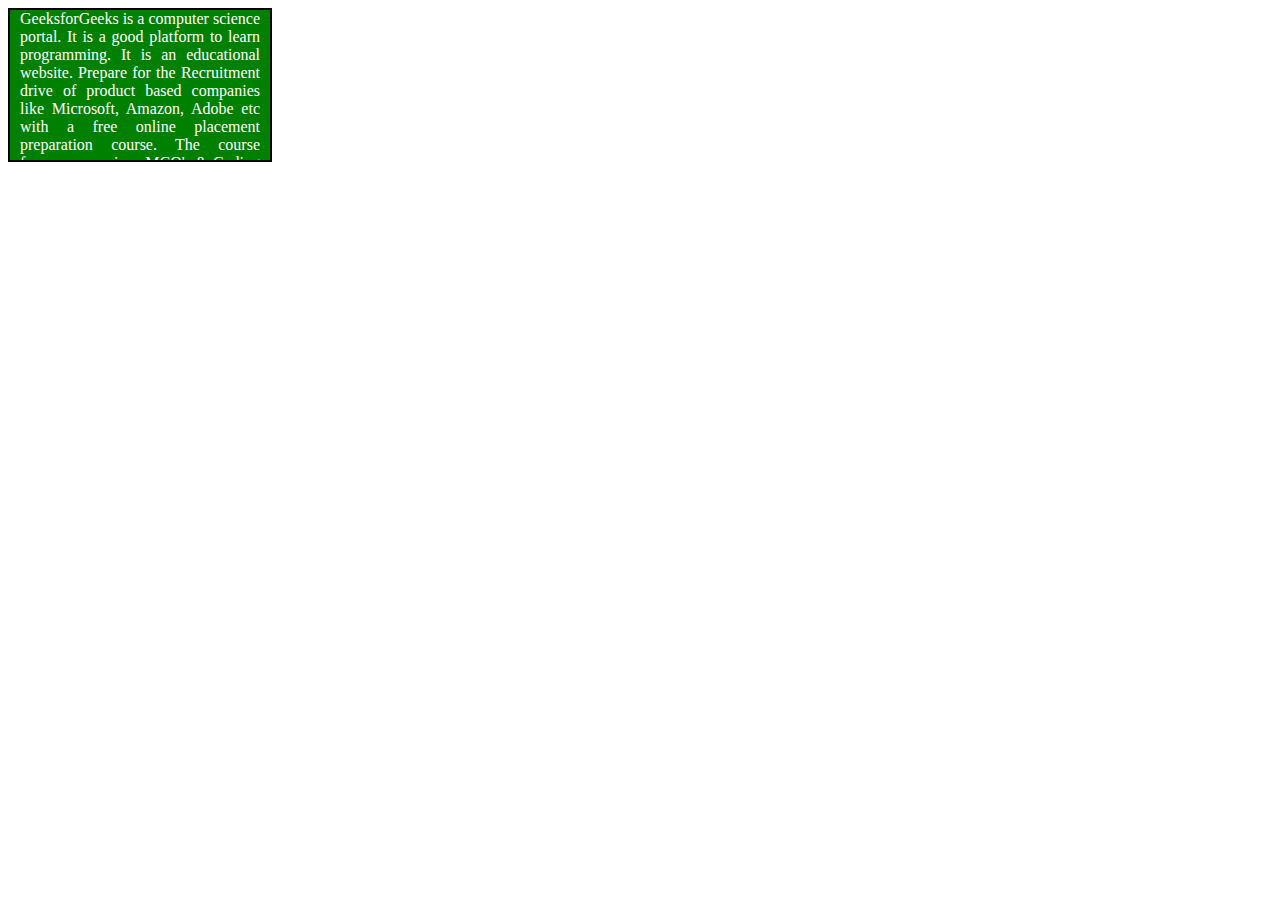
<file: novo.html>
<!DOCTYPE html>
<html lang="en">
<head>
    <meta charset="UTF-8">
    <meta http-equiv="X-UA-Compatible" content="IE=edge">
    <meta name="viewport" content="width=device-width, initial-scale=1.0">
    <title>Document</title>
    <style>
        .content, .outer-border {
            width: 240px;
            height: 150px;
            text-align:justify;
            background-color:green;
            color:white;
            padding-left:10px;
            padding-right:10px;
        }
        .outer-border {
            border: 2px solid black;
            position: relative;
            overflow: hidden;
        }
        .inner-border {
            position: absolute;
            left: 0;
            overflow-y: scroll;
        }
    </style>
</head>
<body>
    <div class="outer-border">
            <div class="inner-border">
                <div class="content">
GeeksforGeeks is a computer science portal. 
It is a good platform to learn programming. It is an educational 
website. Prepare for the Recruitment drive of product based 
companies like Microsoft, Amazon, Adobe etc with a free online
placement preparation course. The course focuses on various 
MCQ's & Coding question likely to be asked in the interviews 
& make your upcoming placement season efficient and successful. 
                </div>
            </div>
        </div>
    
</body>
</html>
</file>
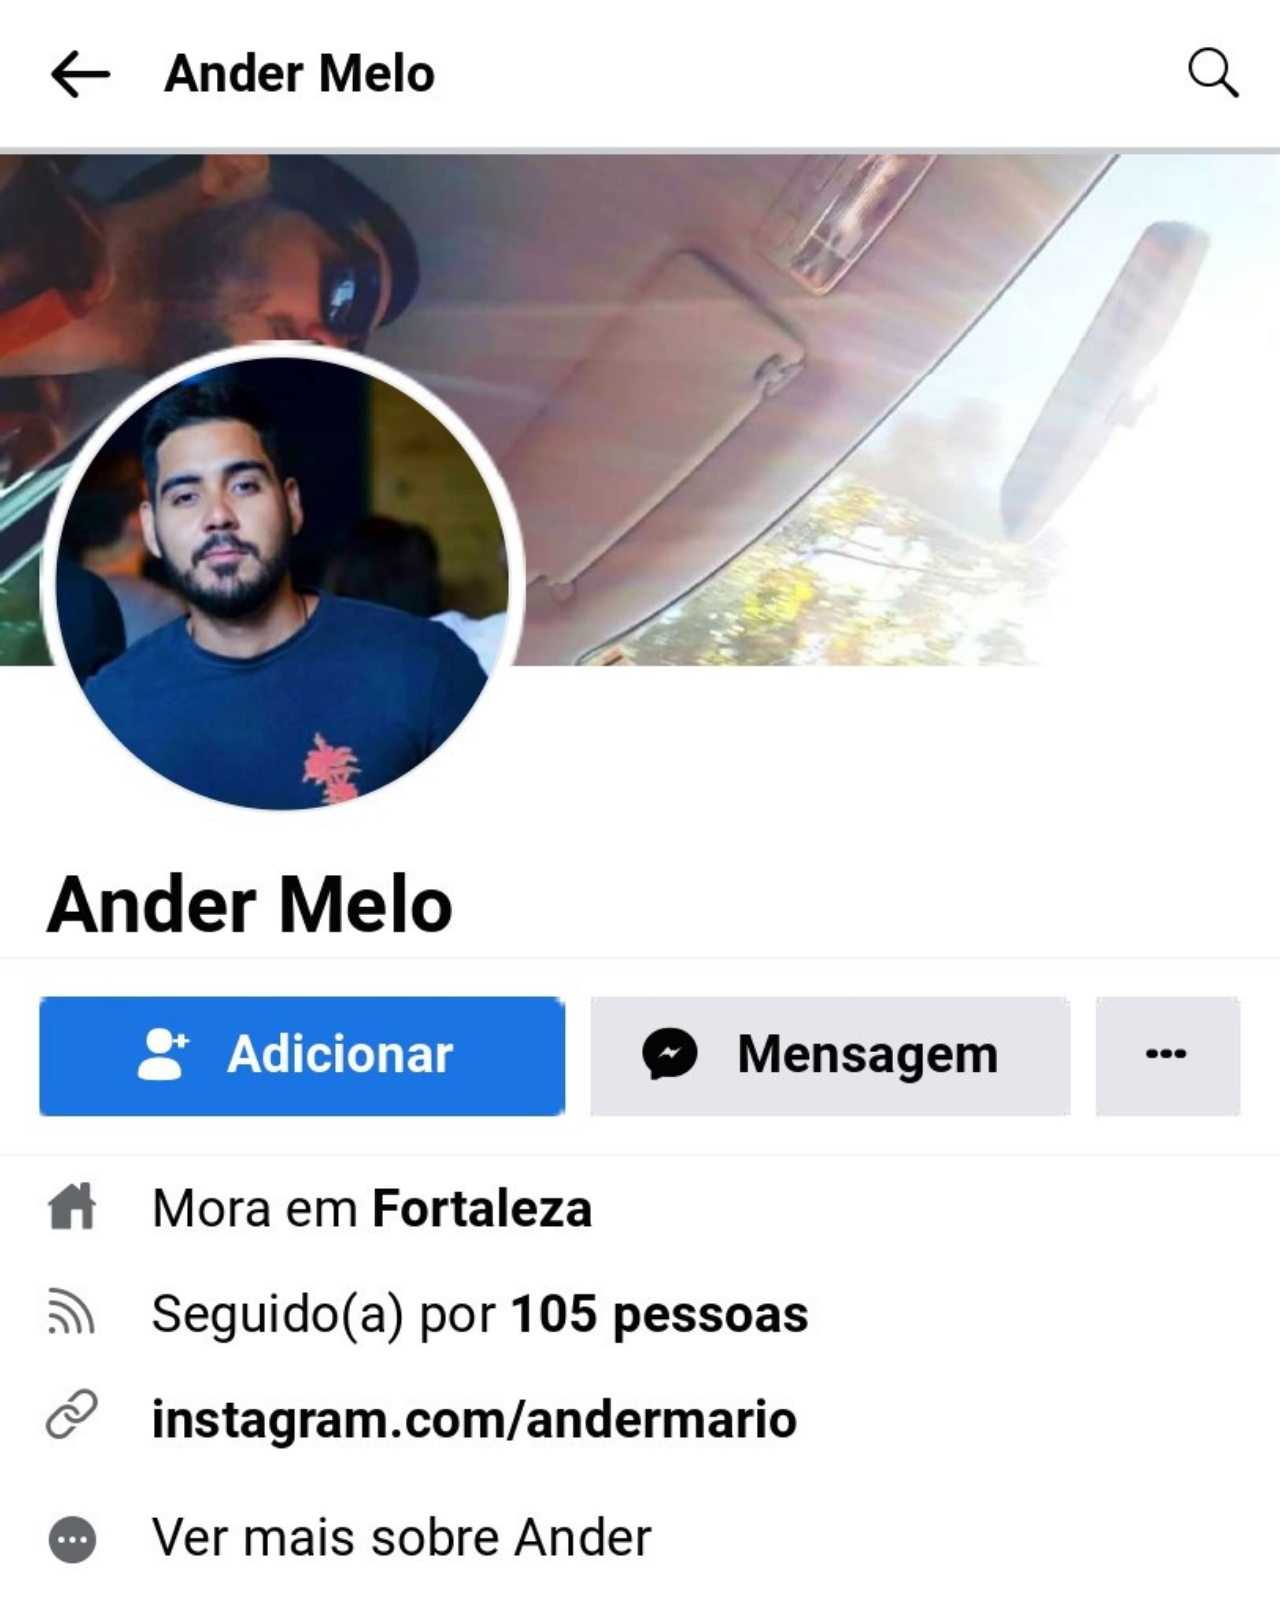
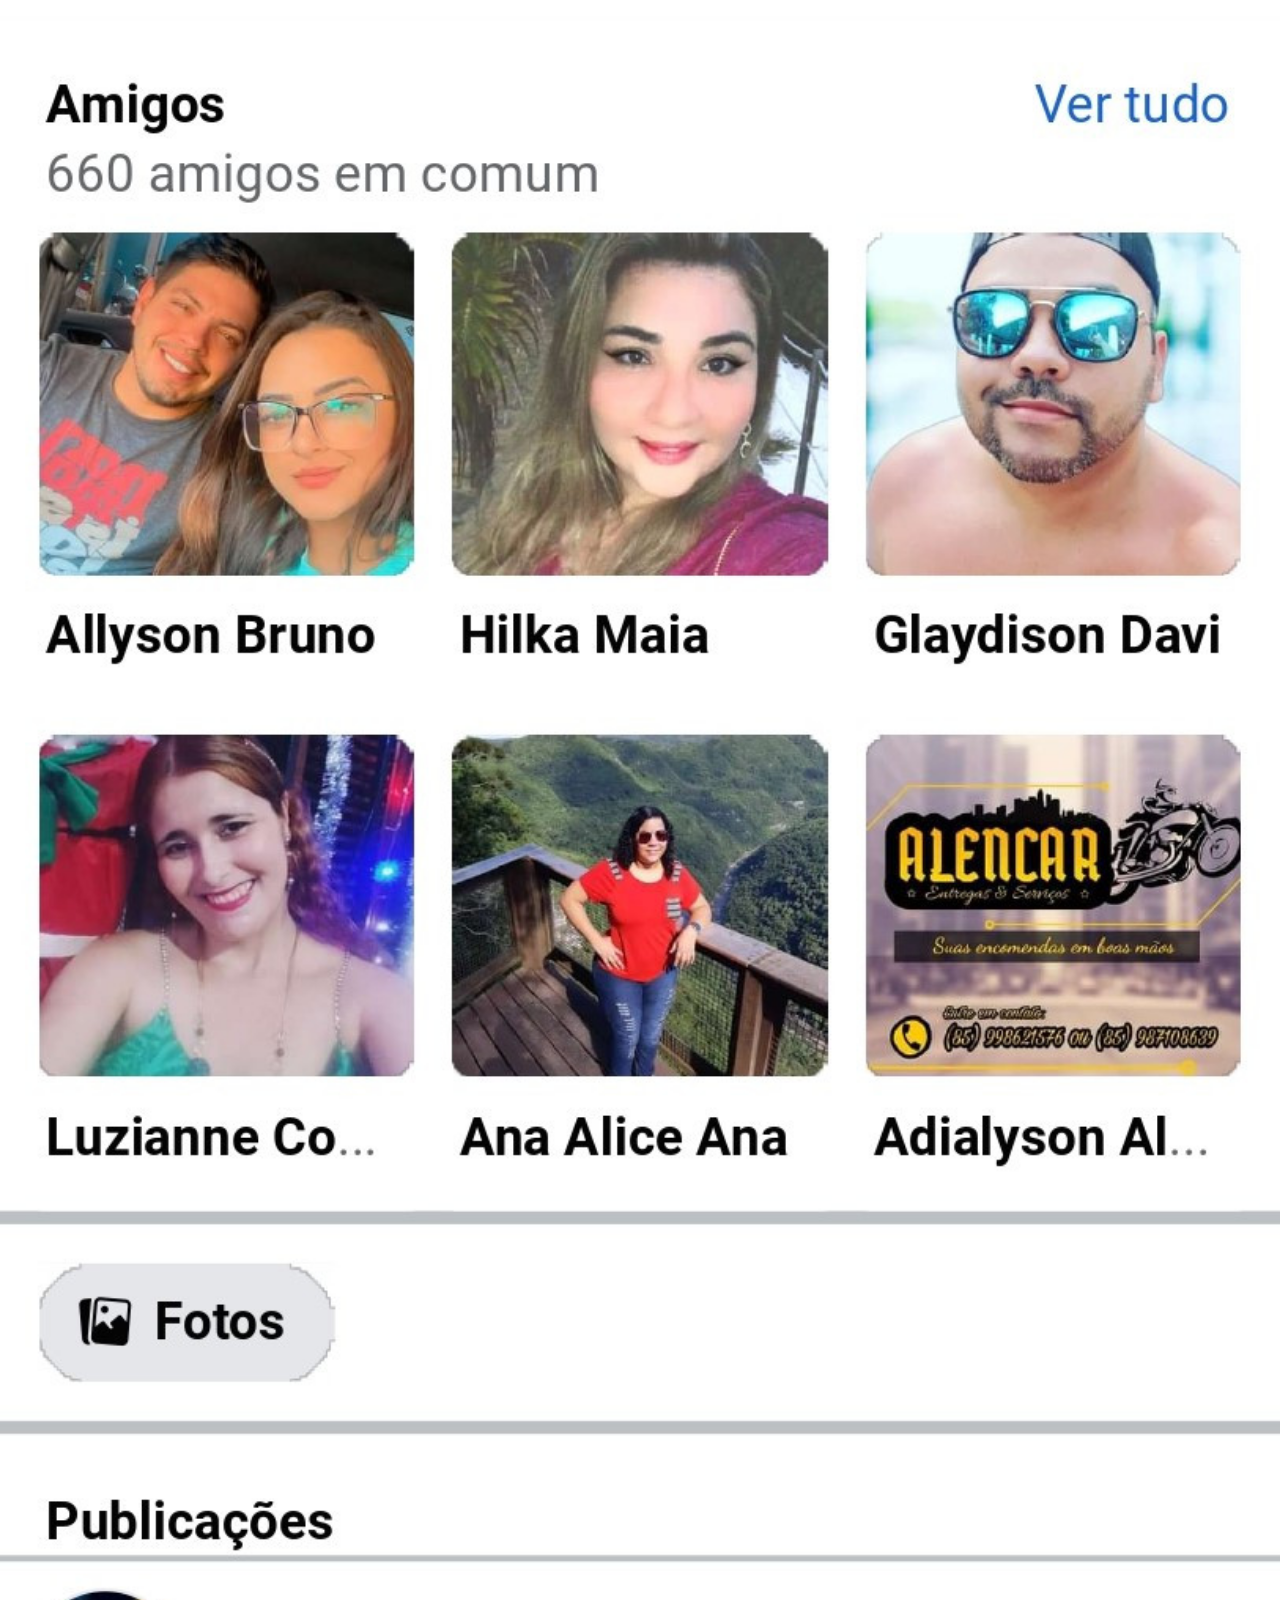
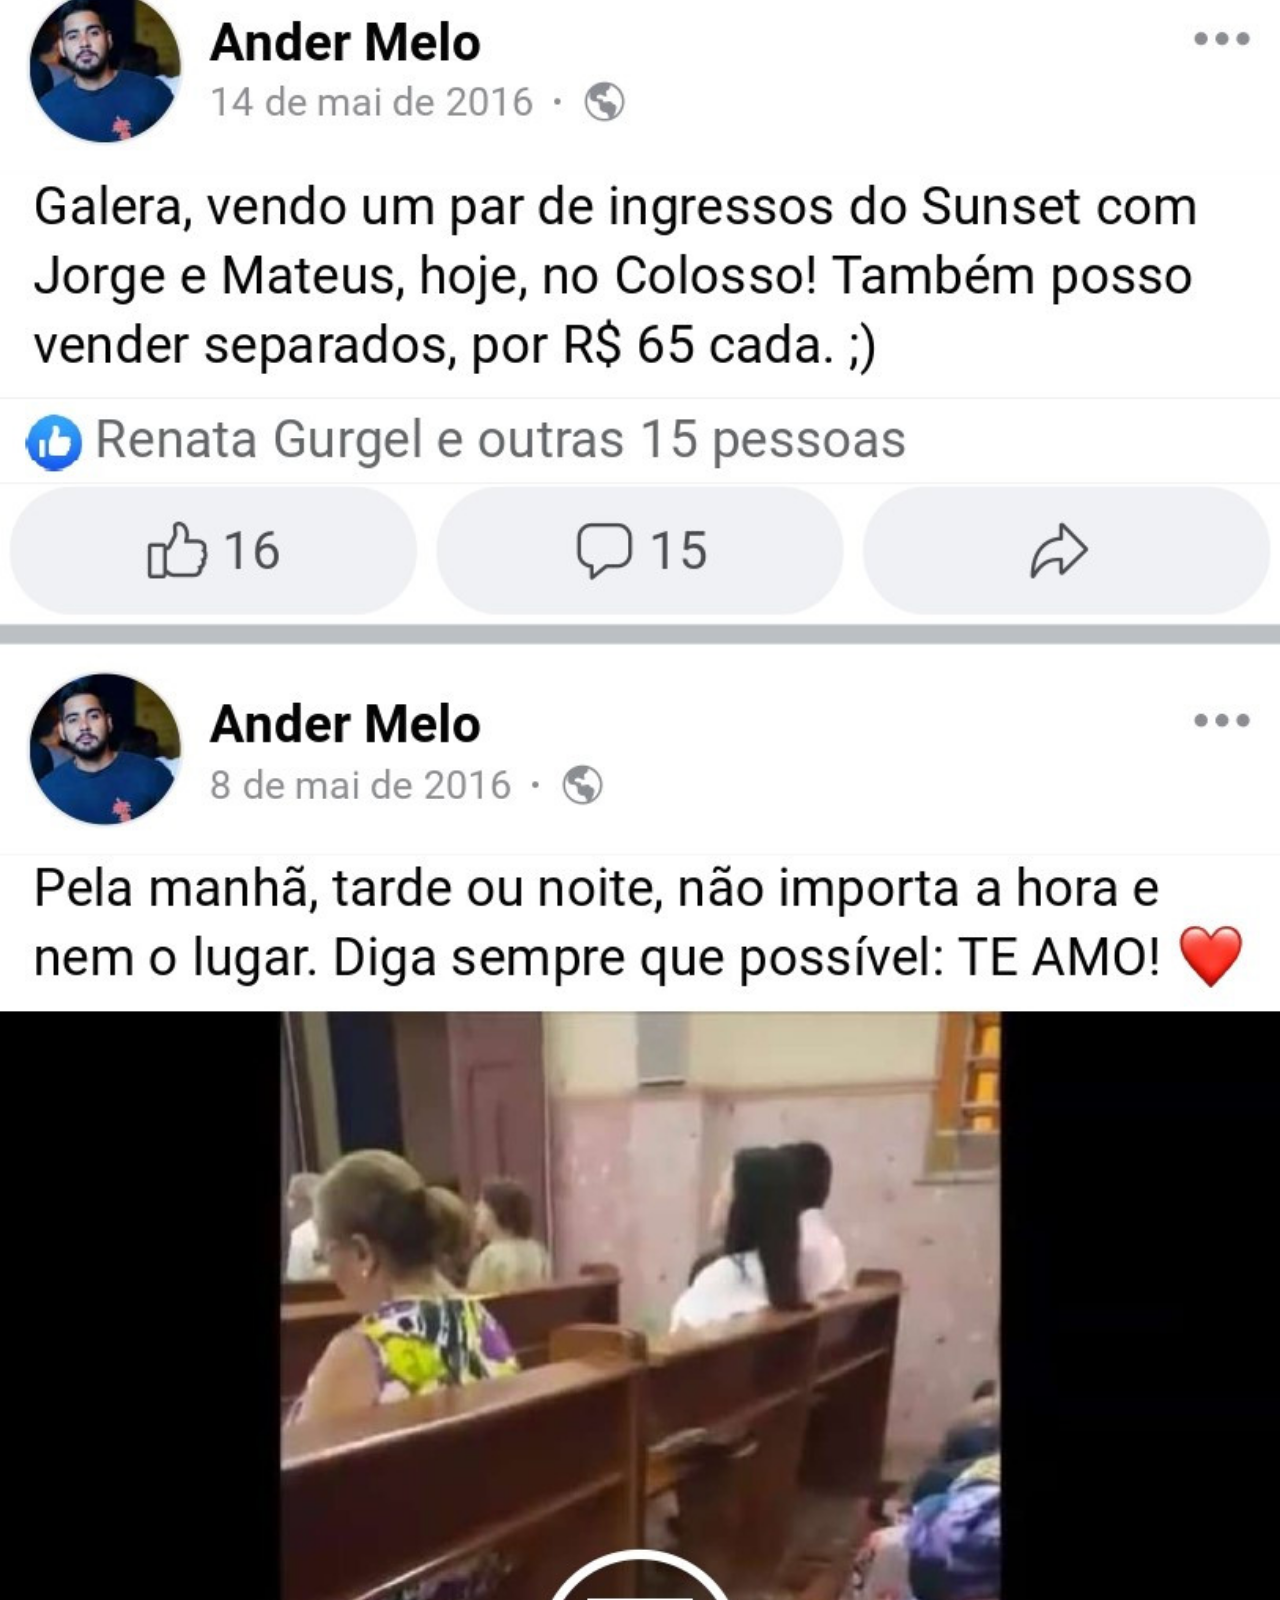
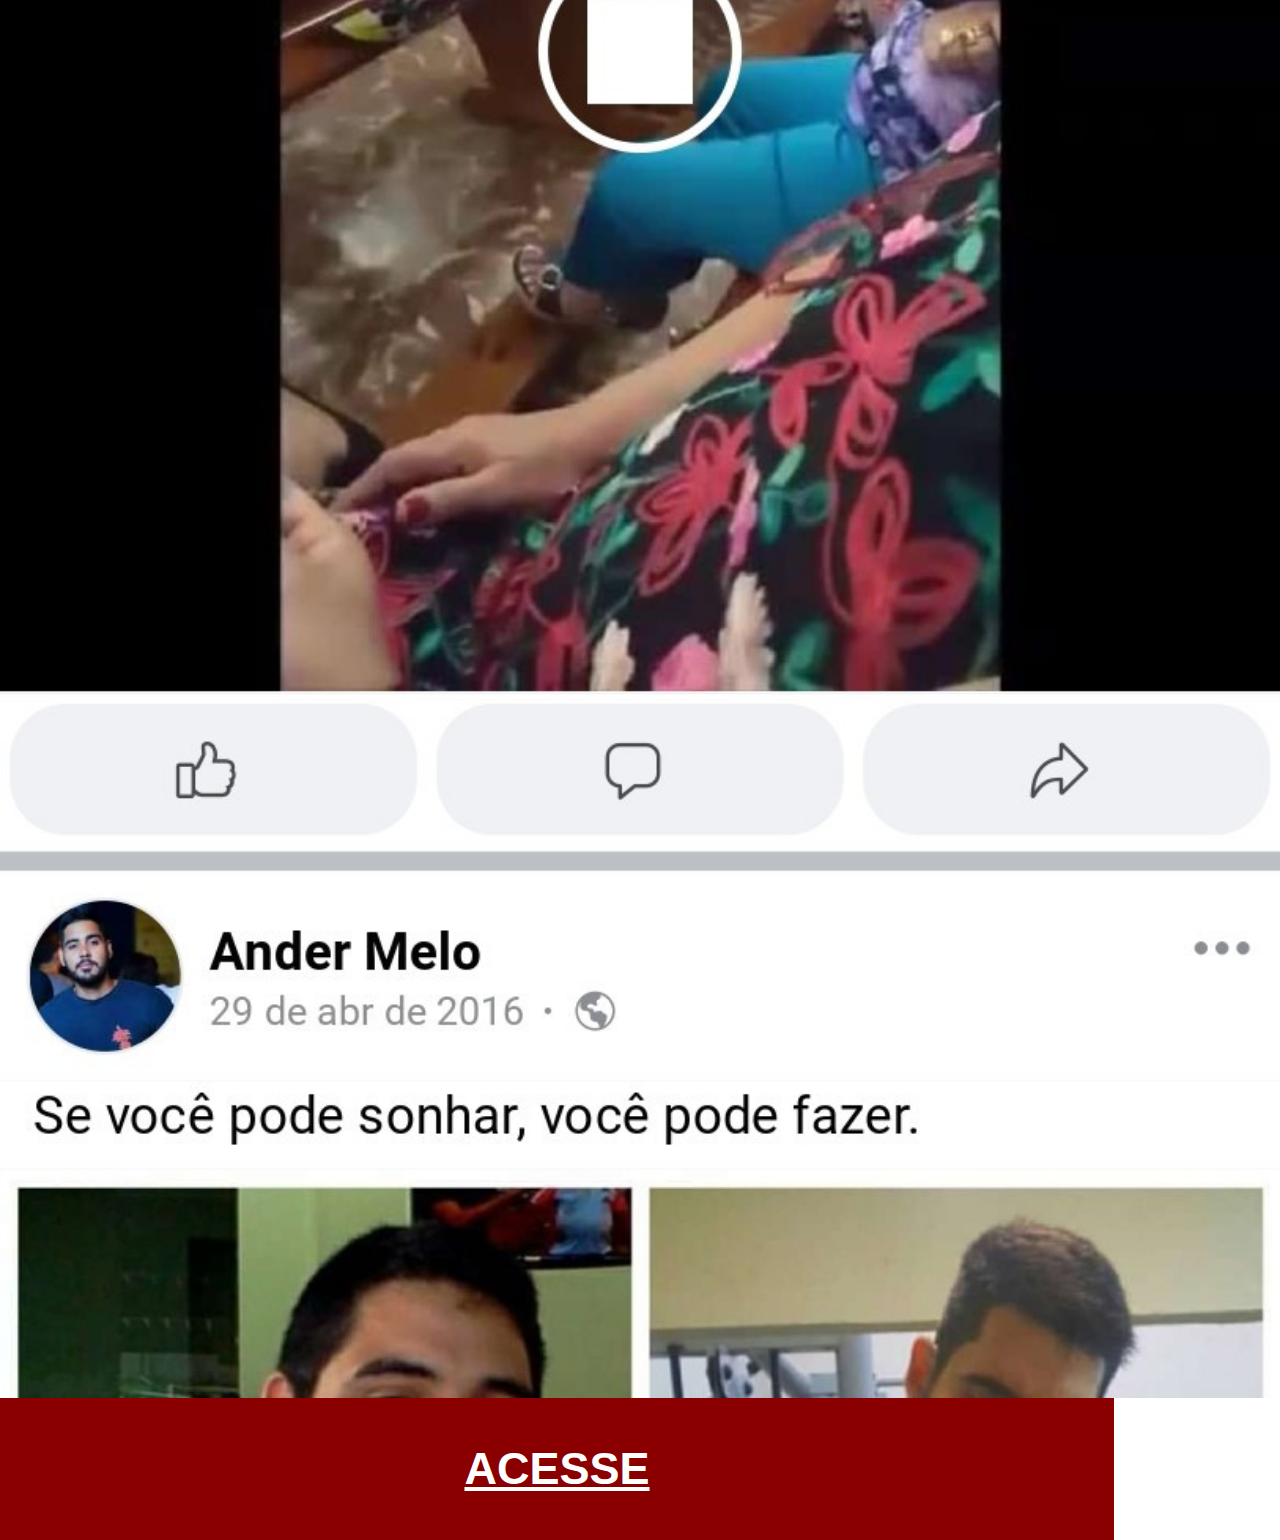
<file: tela-facebook.html>
<!DOCTYPE html>
<html lang="pt-br">
<head>
    <meta charset="UTF-8">
    <meta http-equiv="X-UA-Compatible" content="IE=edge">
    <meta name="viewport" content="width=device-width, initial-scale=1.0">
    <title>Facebook</title>
    <style>
        * {
            margin: 0;
            padding: 0;
            border: 0;
        }

        img {
            width: 100vw;
        }

        body {
            overflow-x: hidden;
        }

        h1 {
            background-color: rgb(138, 0, 0);
            text-align: center;
            color: white;
            font-family: Arial, Helvetica, sans-serif;
            font-size: 5vh;
            padding: 5vh;
            width: 80vw;
            margin-top: -4px;
            position: absolute;
        
        }

        h1:hover {
            background-color: red;
        }

        a {
            color: white;
        }

        /* body {
            height: 265vh;
            background-image: url(imagens/tela-face.jpg);
            background-repeat: no-repeat;
            background-size: cover;
            background-attachment: scroll;
        } */

        ::-webkit-scrollbar {
            display: none;
        }

    </style>
</head>
<body>
    <img src="imagens/tela-face.jpg" alt="Facebook">
    <h1><a href="https://facebook.com/mariozim.ander" target="_blank" rel="external">ACESSE</a></h1> 
</body>
</html>
</file>
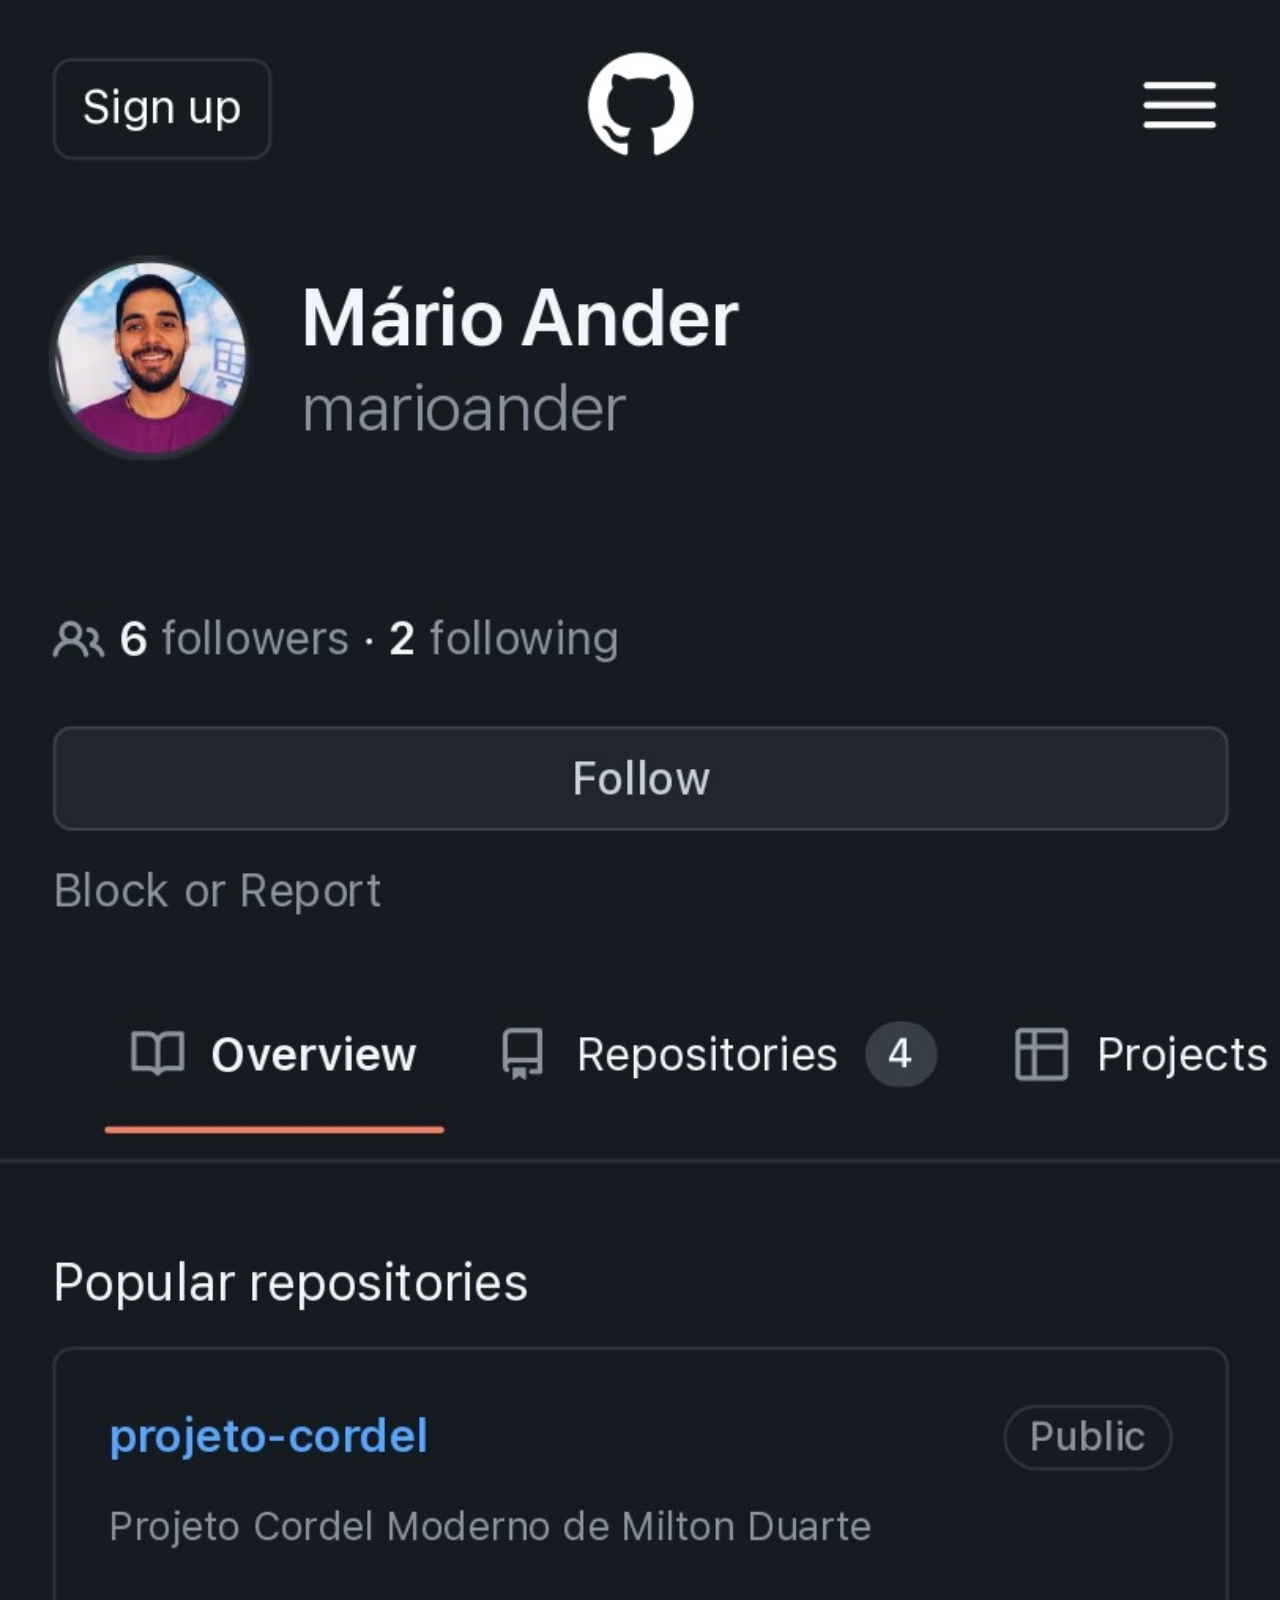
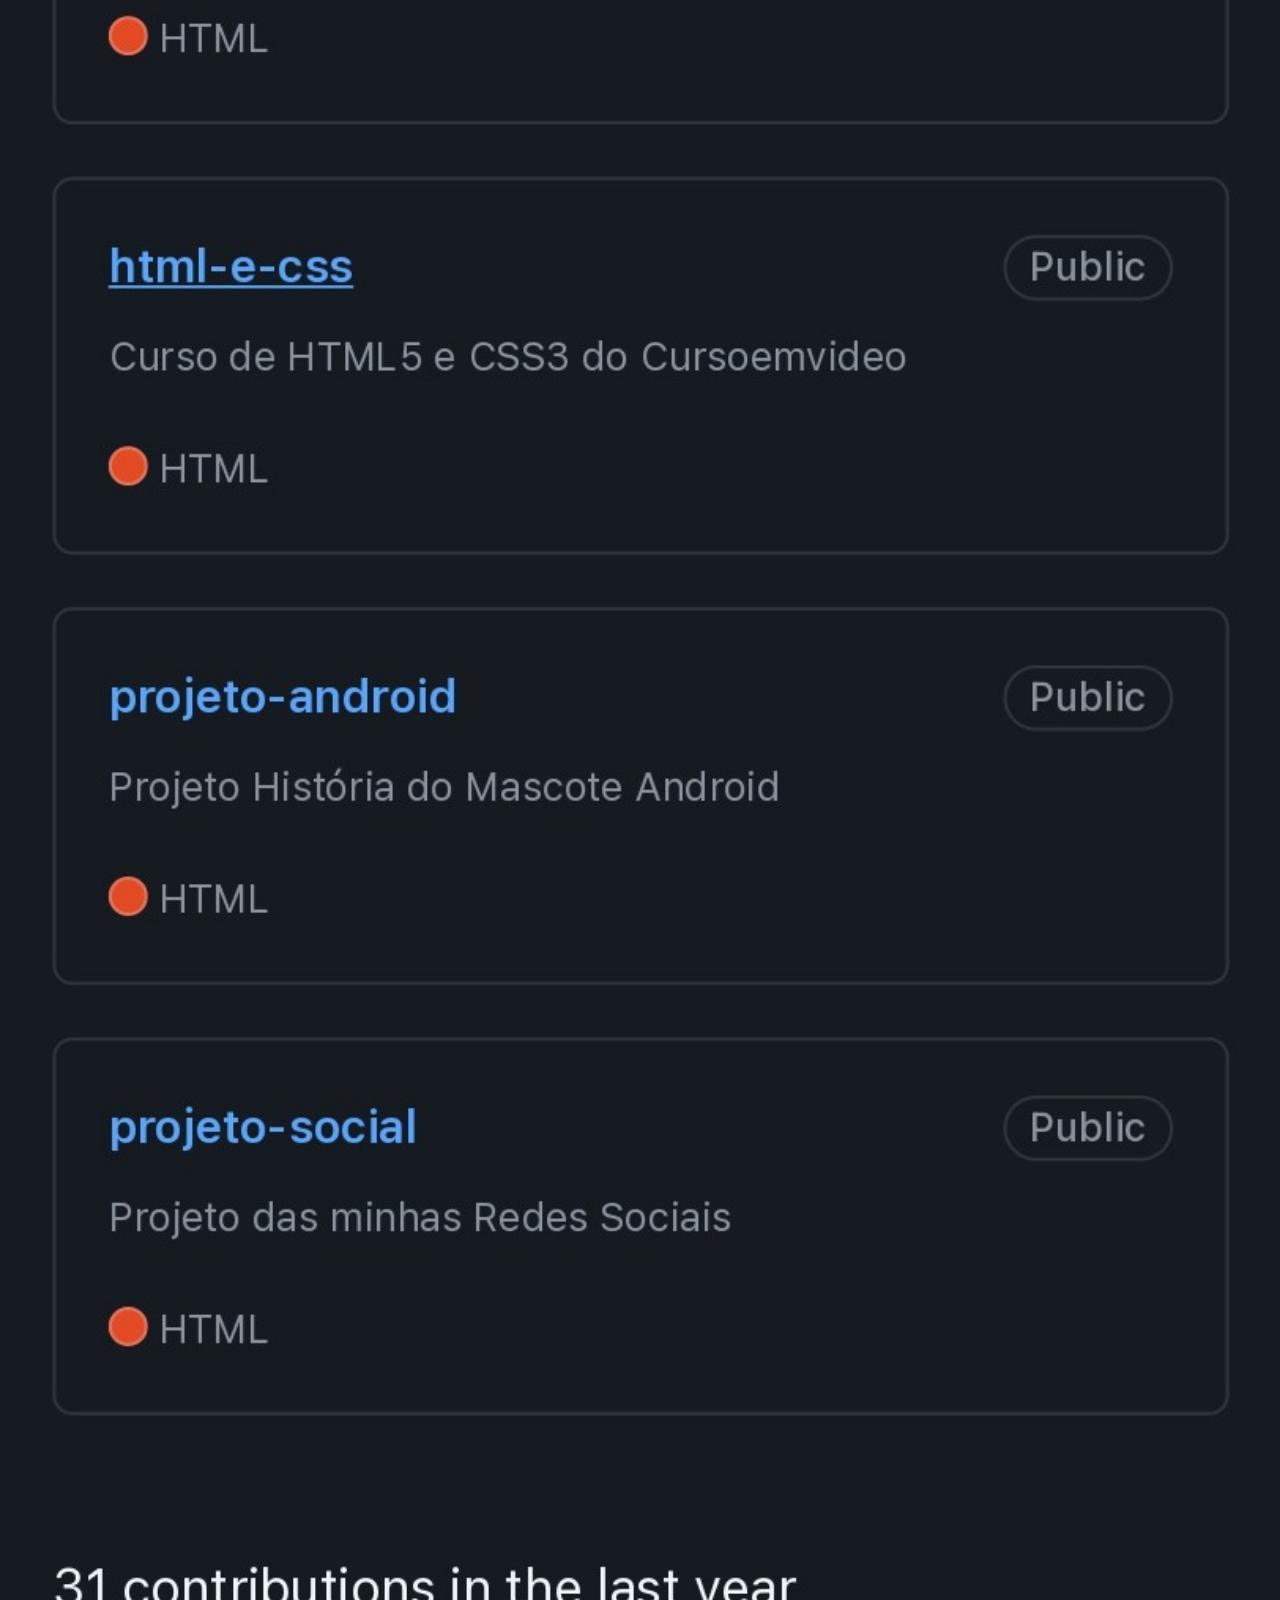
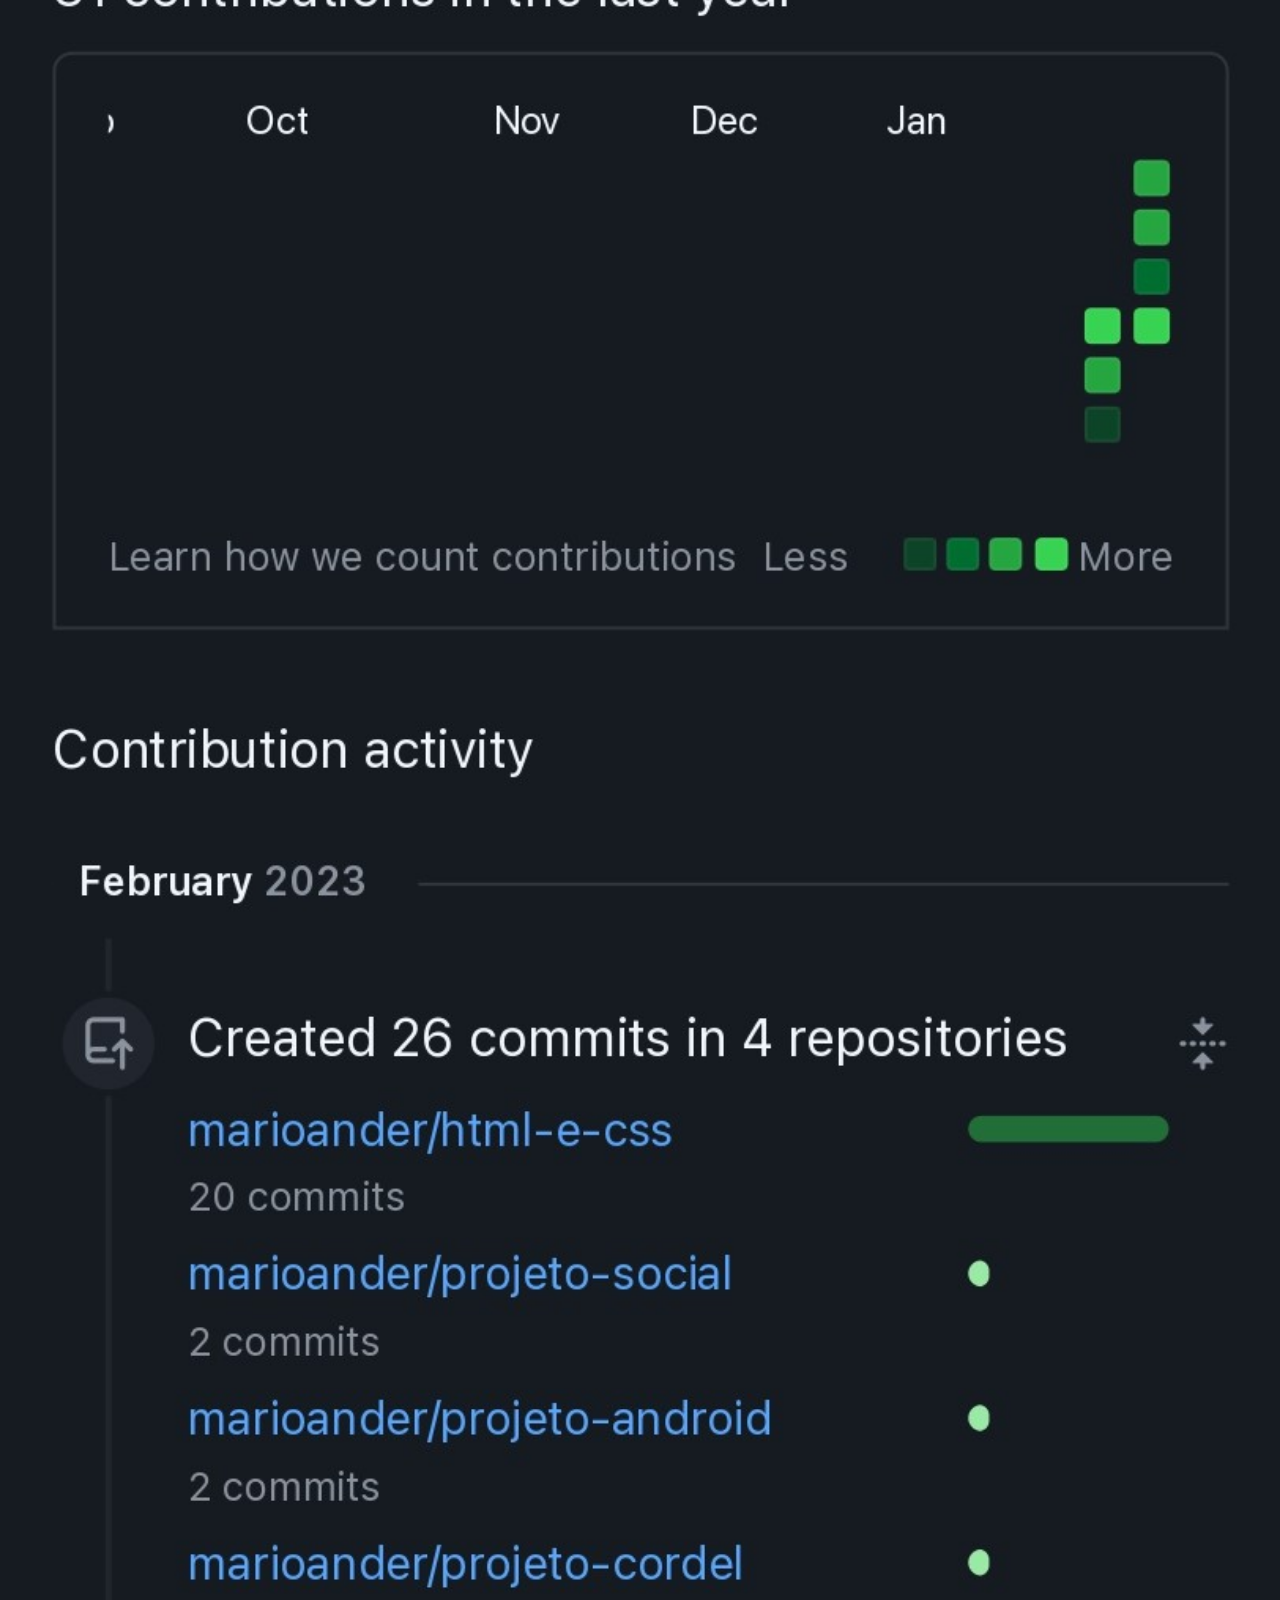
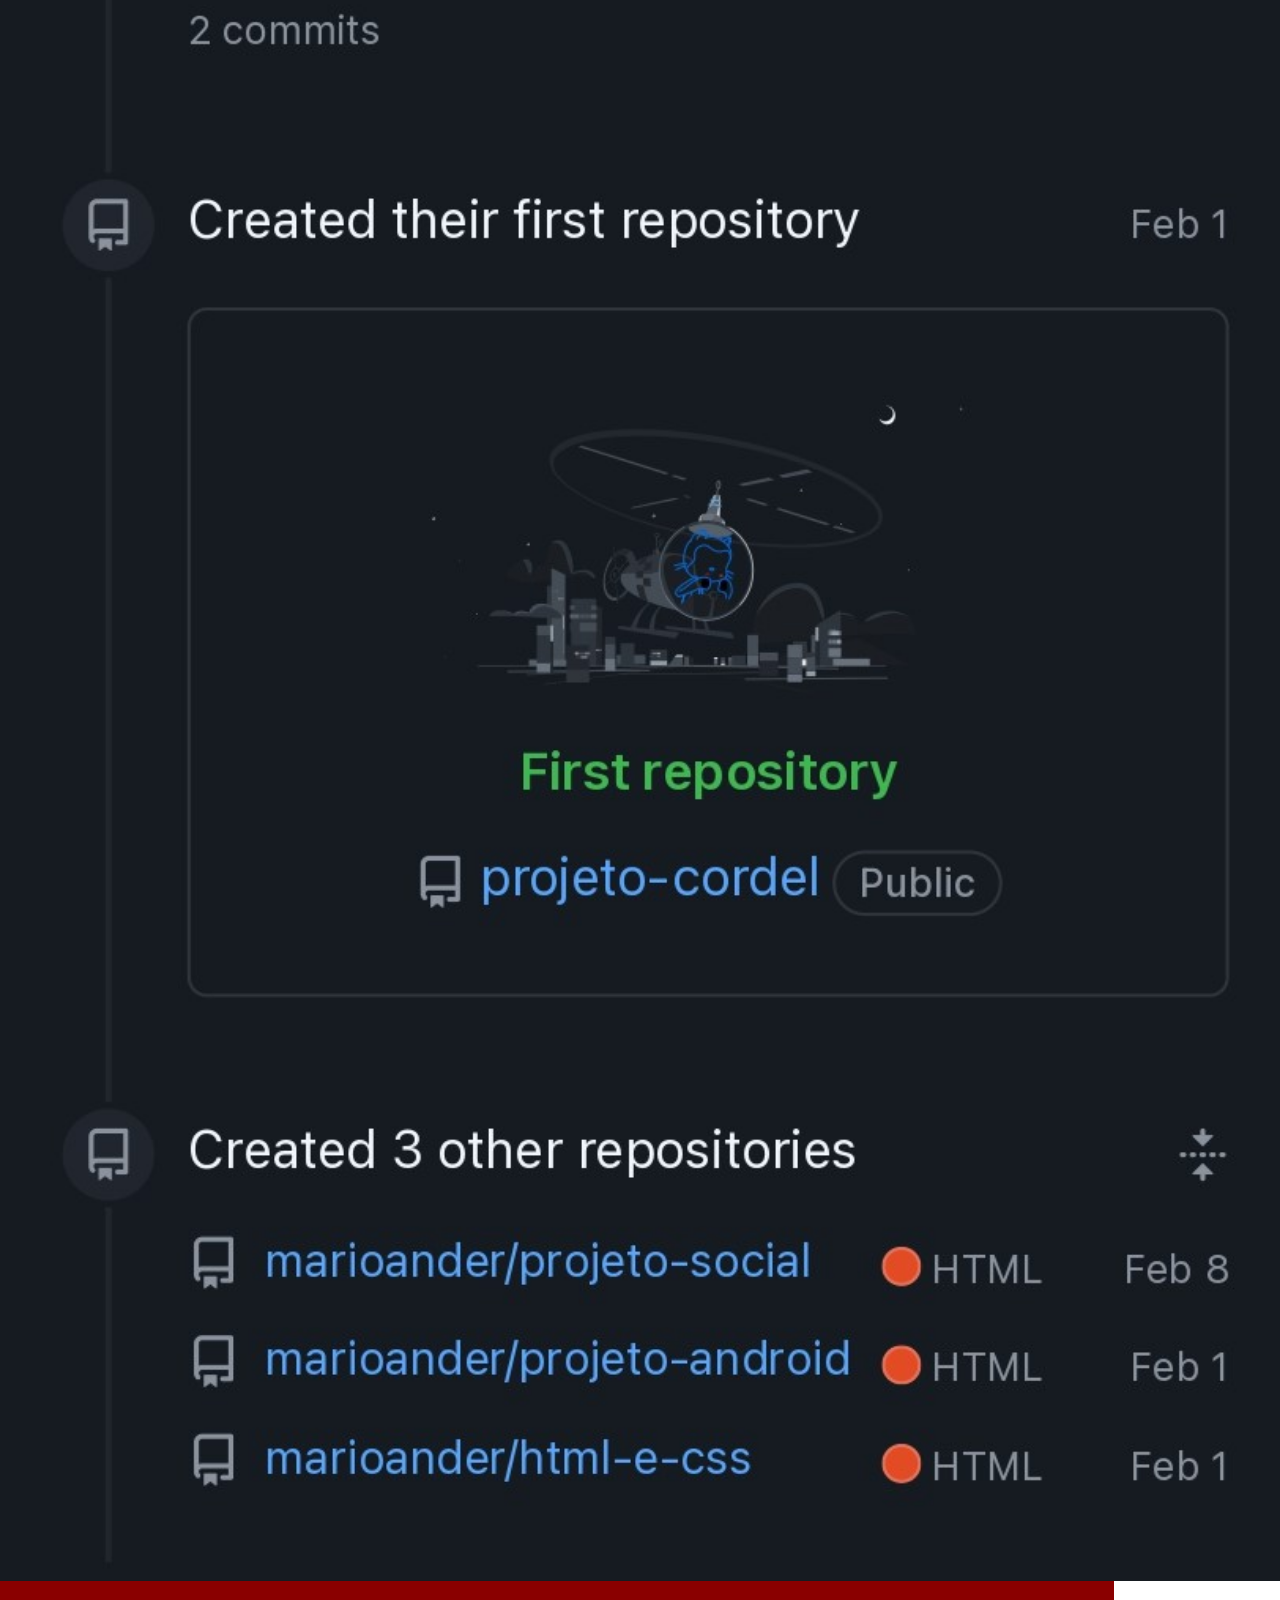
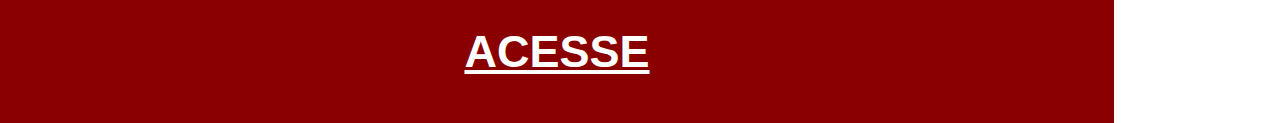
<file: tela-git.html>
<!DOCTYPE html>
<html lang="pt-br">
<head>
    <meta charset="UTF-8">
    <meta http-equiv="X-UA-Compatible" content="IE=edge">
    <meta name="viewport" content="width=device-width, initial-scale=1.0">
    <title>GitHub</title>
    <style>
        * {
            margin: 0;
            padding: 0;
            border: 0;
        }

        img {
            width: 100vw;
        }

        body {
            overflow-x: hidden;
        }

        h1 {
            background-color: rgb(138, 0, 0);
            text-align: center;
            color: white;
            font-family: Arial, Helvetica, sans-serif;
            font-size: 5vh;
            padding: 5vh;
            width: 80vw;
            margin-top: -4px;
            position: absolute;
        
        }

        h1:hover {
            background-color: red;
        }

        a {
            color: white;
        }

        /* body {
            height: 265vh;
            background-image: url(imagens/tela-github.jpg);
            background-repeat: no-repeat;
            background-size: cover;
            background-attachment: scroll;
            overflow: scroll;
        } */

        ::-webkit-scrollbar {
        display: none;
        }
    </style>
</head>
<body>
    <img src="imagens/tela-github.jpg" alt="GitHub">
    <h1><a href="https://github.com/marioander" target="_blank" rel="external">ACESSE</a></h1>      
</body>
</html>
</file>
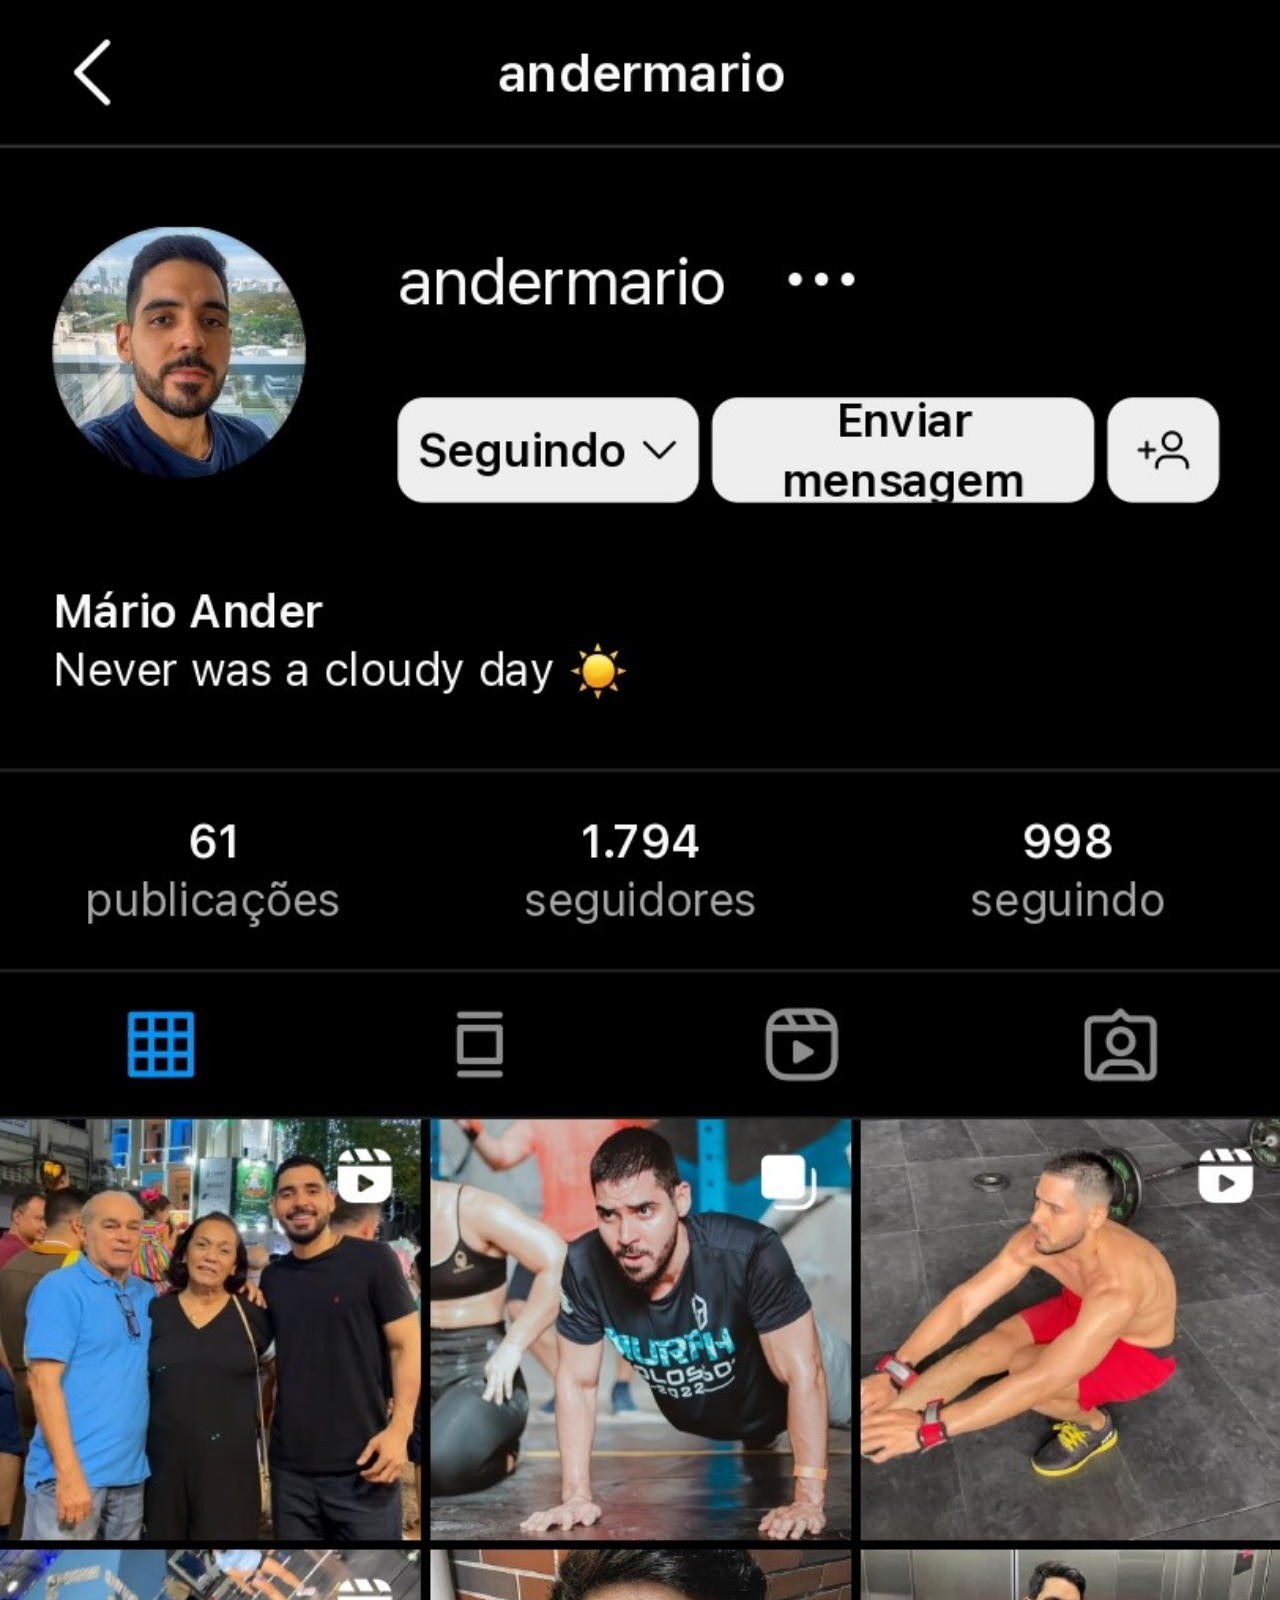
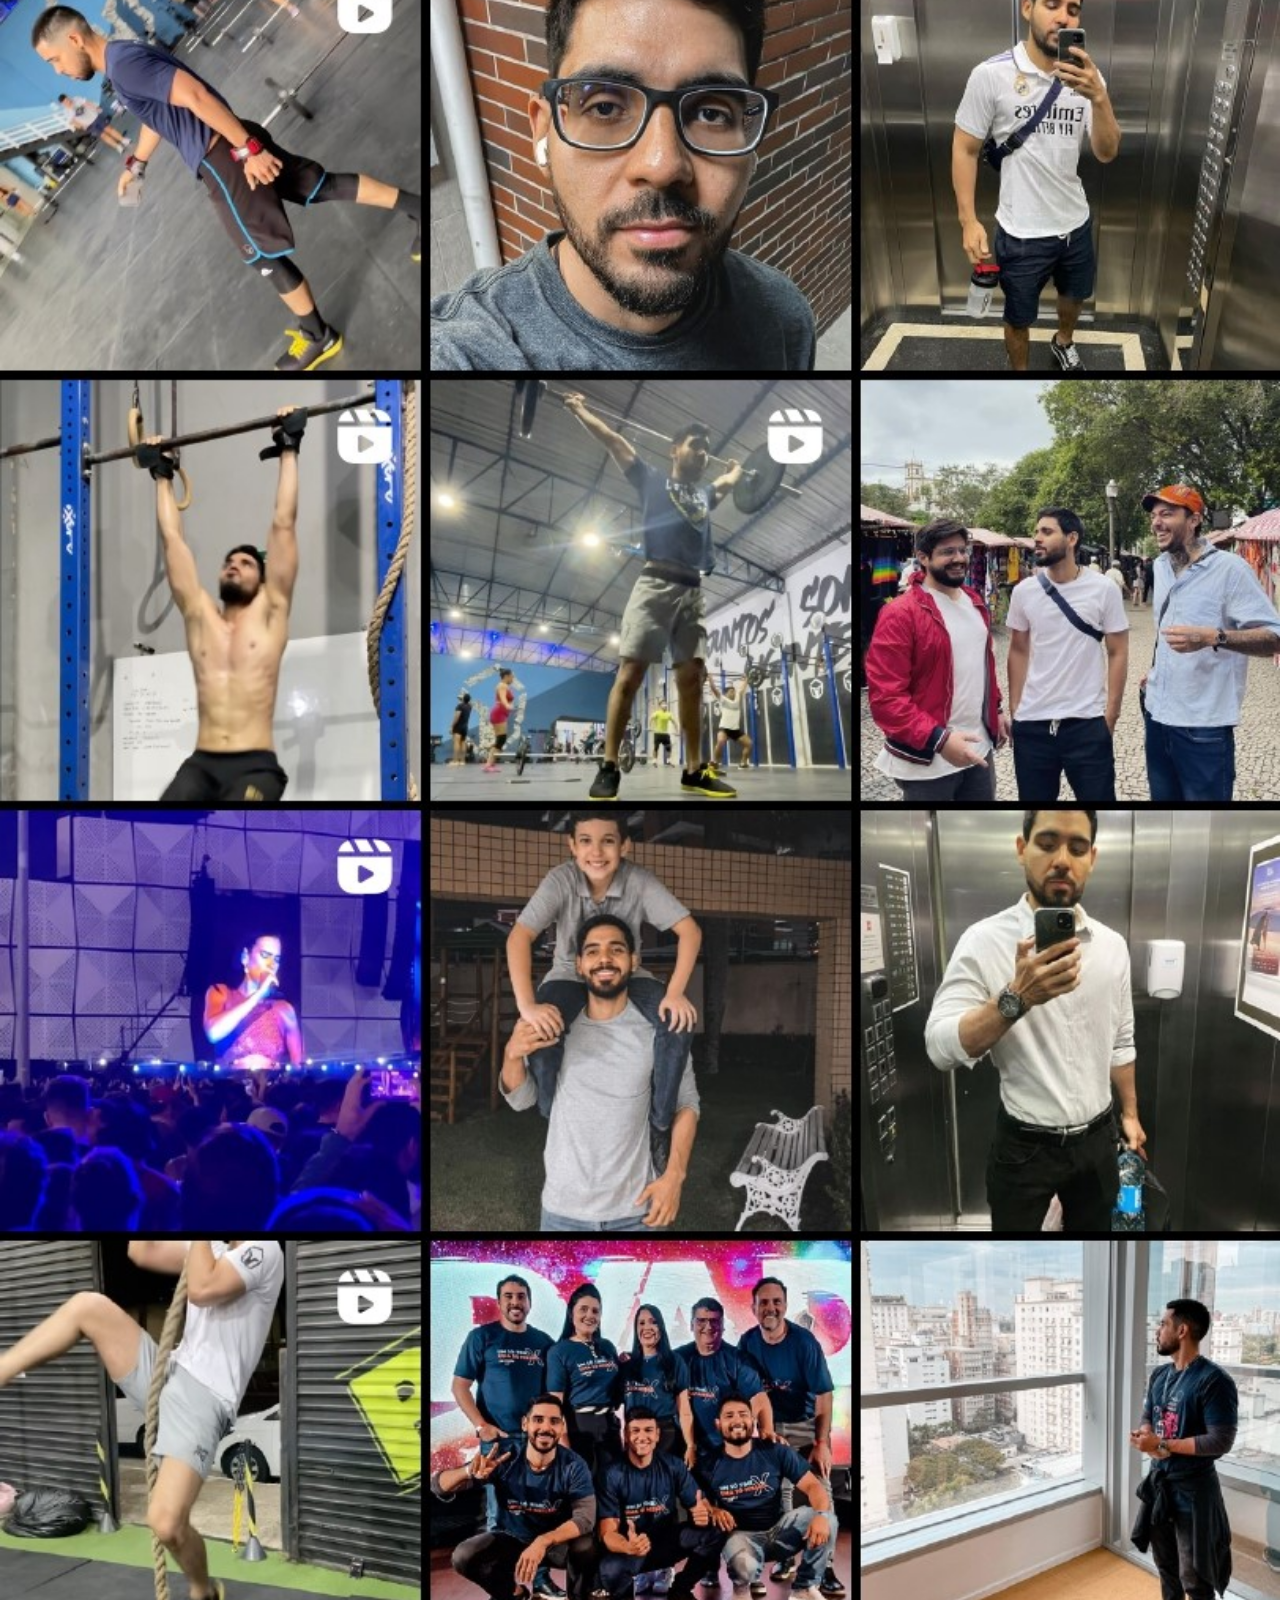
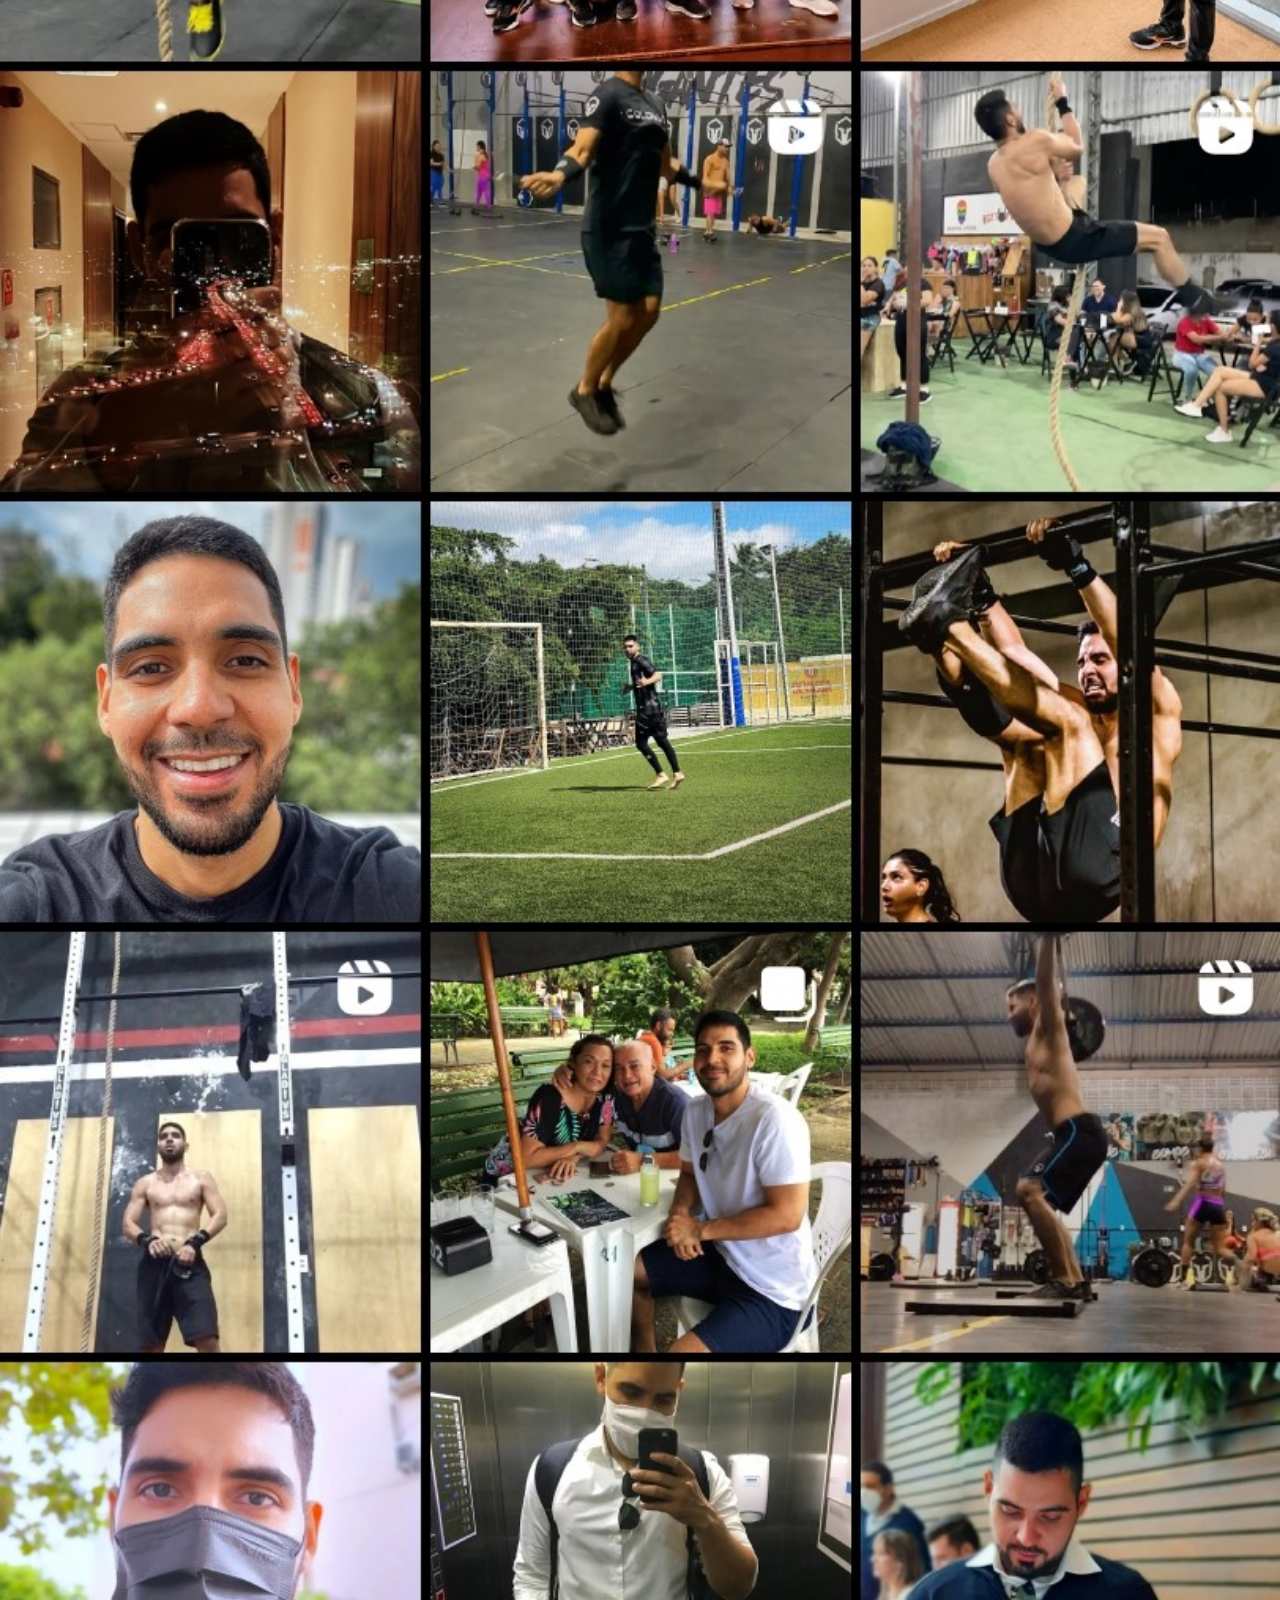
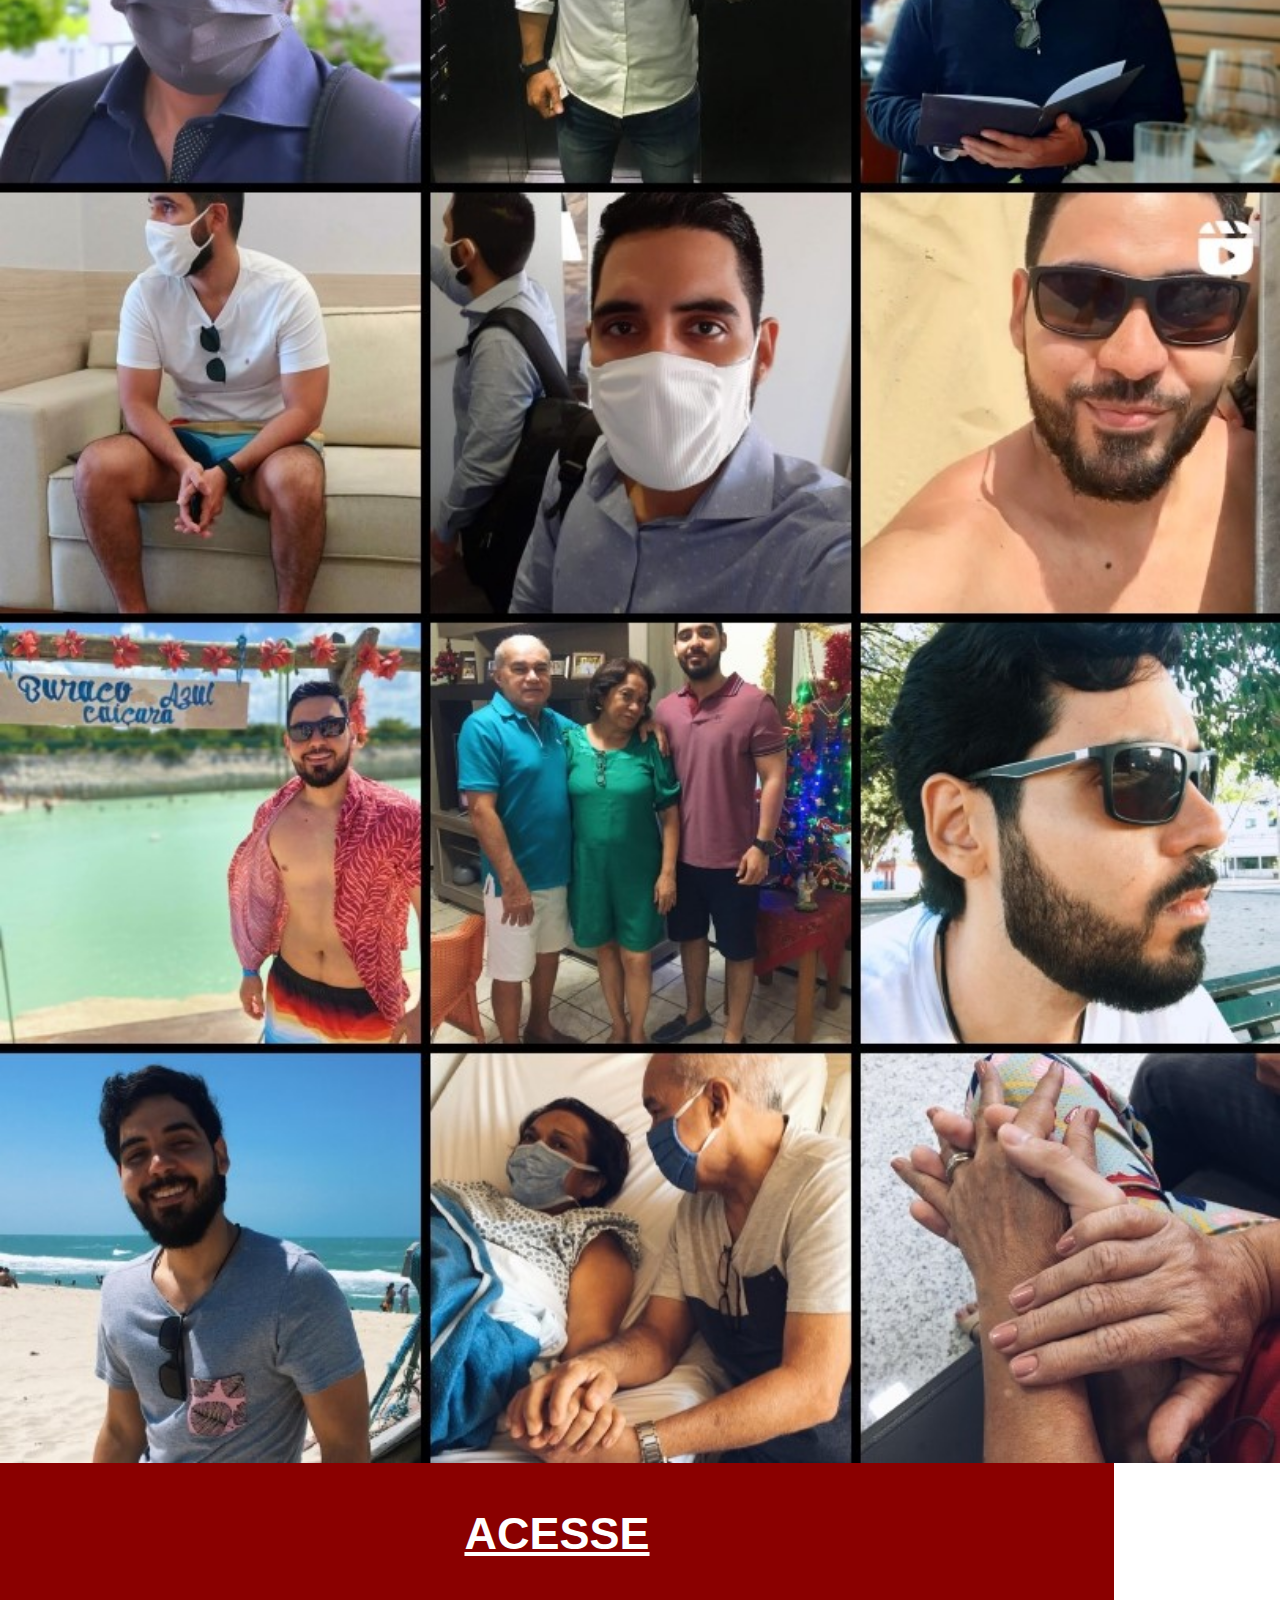
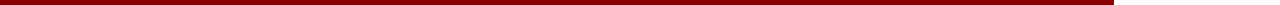
<file: tela-instagram.html>
<!DOCTYPE html>
<html lang="pt-br">
<head>
    <meta charset="UTF-8">
    <meta http-equiv="X-UA-Compatible" content="IE=edge">
    <meta name="viewport" content="width=device-width, initial-scale=1.0">
    <title>Instagram</title>
    <style>
        * {
            margin: 0;
            padding: 0;
            border: 0;
        }

        body {
            overflow-x: hidden;
        }

        h1 {
            background-color: rgb(138, 0, 0);
            text-align: center;
            color: white;
            font-family: Arial, Helvetica, sans-serif;
            font-size: 5vh;
            padding: 5vh;
            width: 80vw;
            margin-top: -4px;
            position: absolute;
        
        }

        h1:hover {
            background-color: red;
        }

        a {
            color: white;
        }

        /* body {
            height: 265vh;
            background-image: url(imagens/tela-insta.jpg);
            background-repeat: no-repeat;
            background-size: cover;
        } */

        ::-webkit-scrollbar {
            display: none;
        }
        img {
            width: 100vw;
        }

    </style>
</head>
<body>
    <img src="imagens/tela-insta.jpg" alt="Instagram">
    <h1><a href="https://instagram.com/andermario" target="_blank" rel="external">ACESSE</a></h1>   
</body>
</html>
</file>
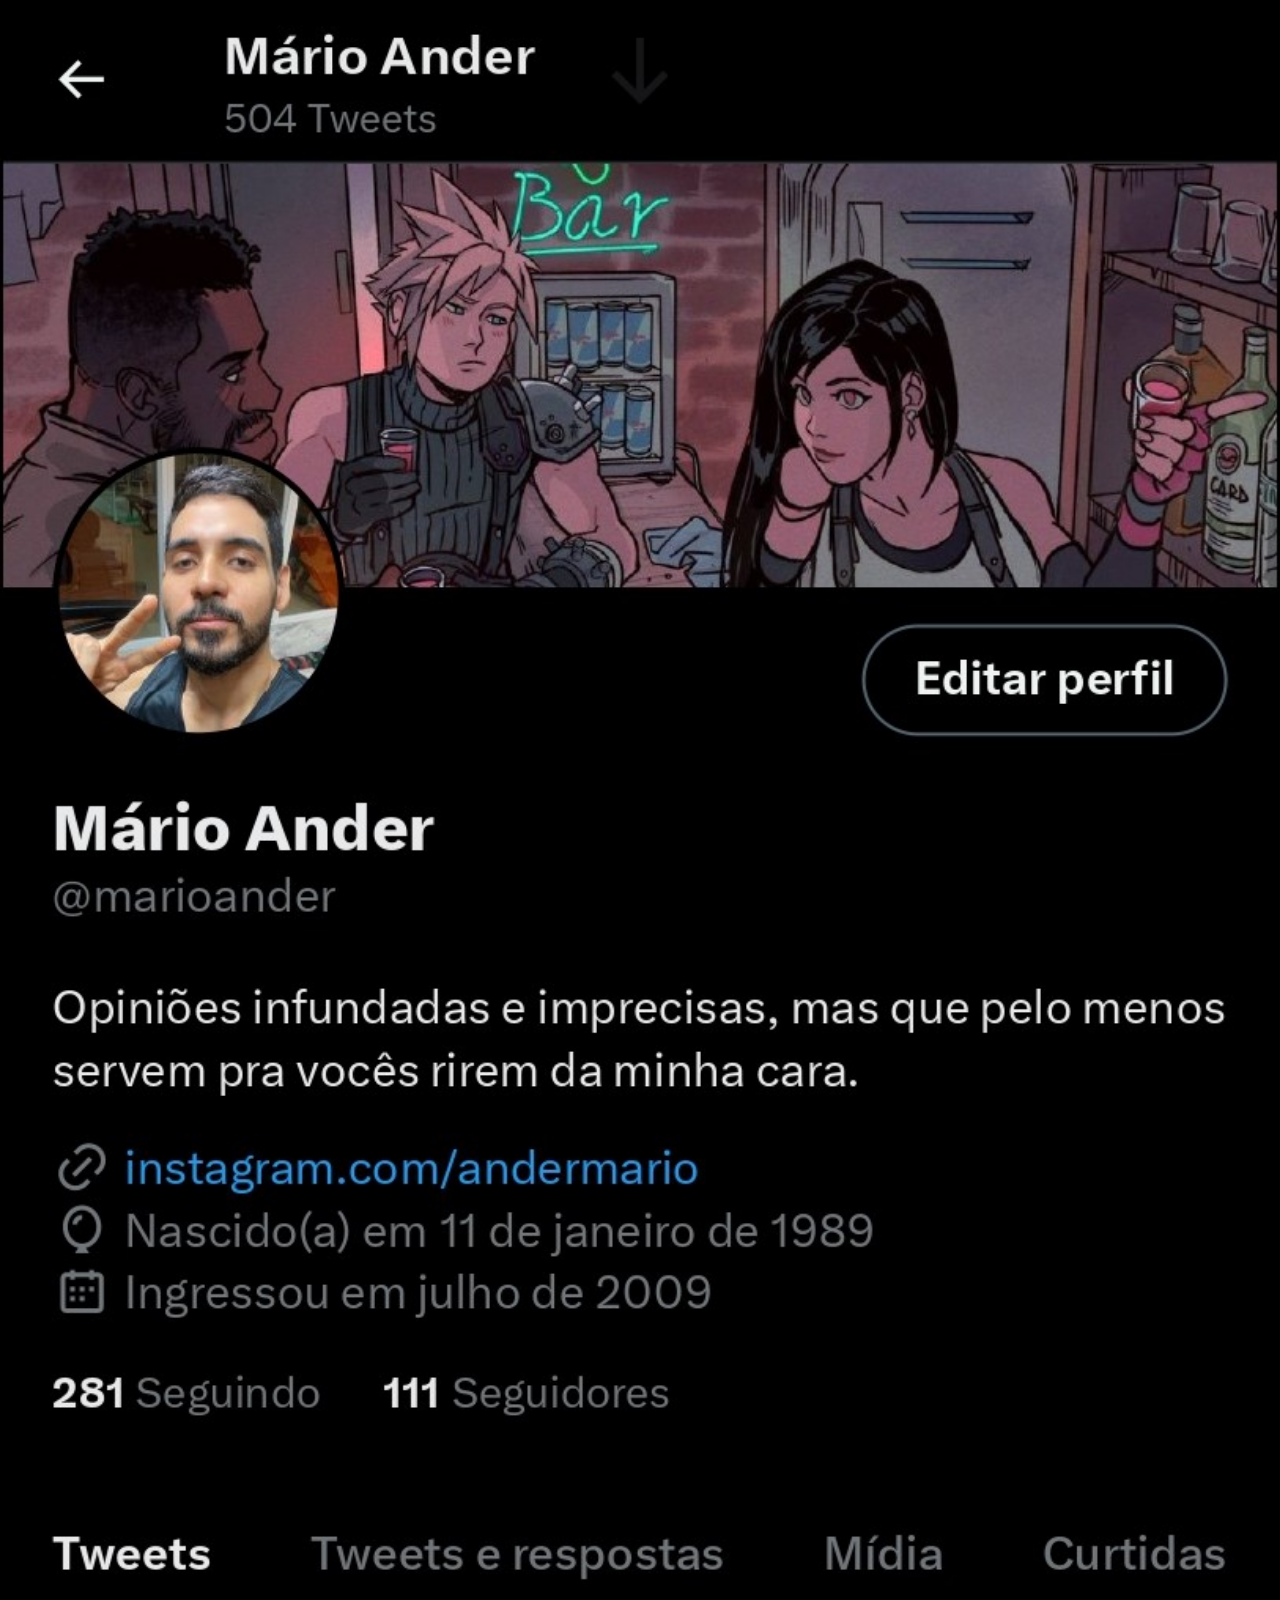
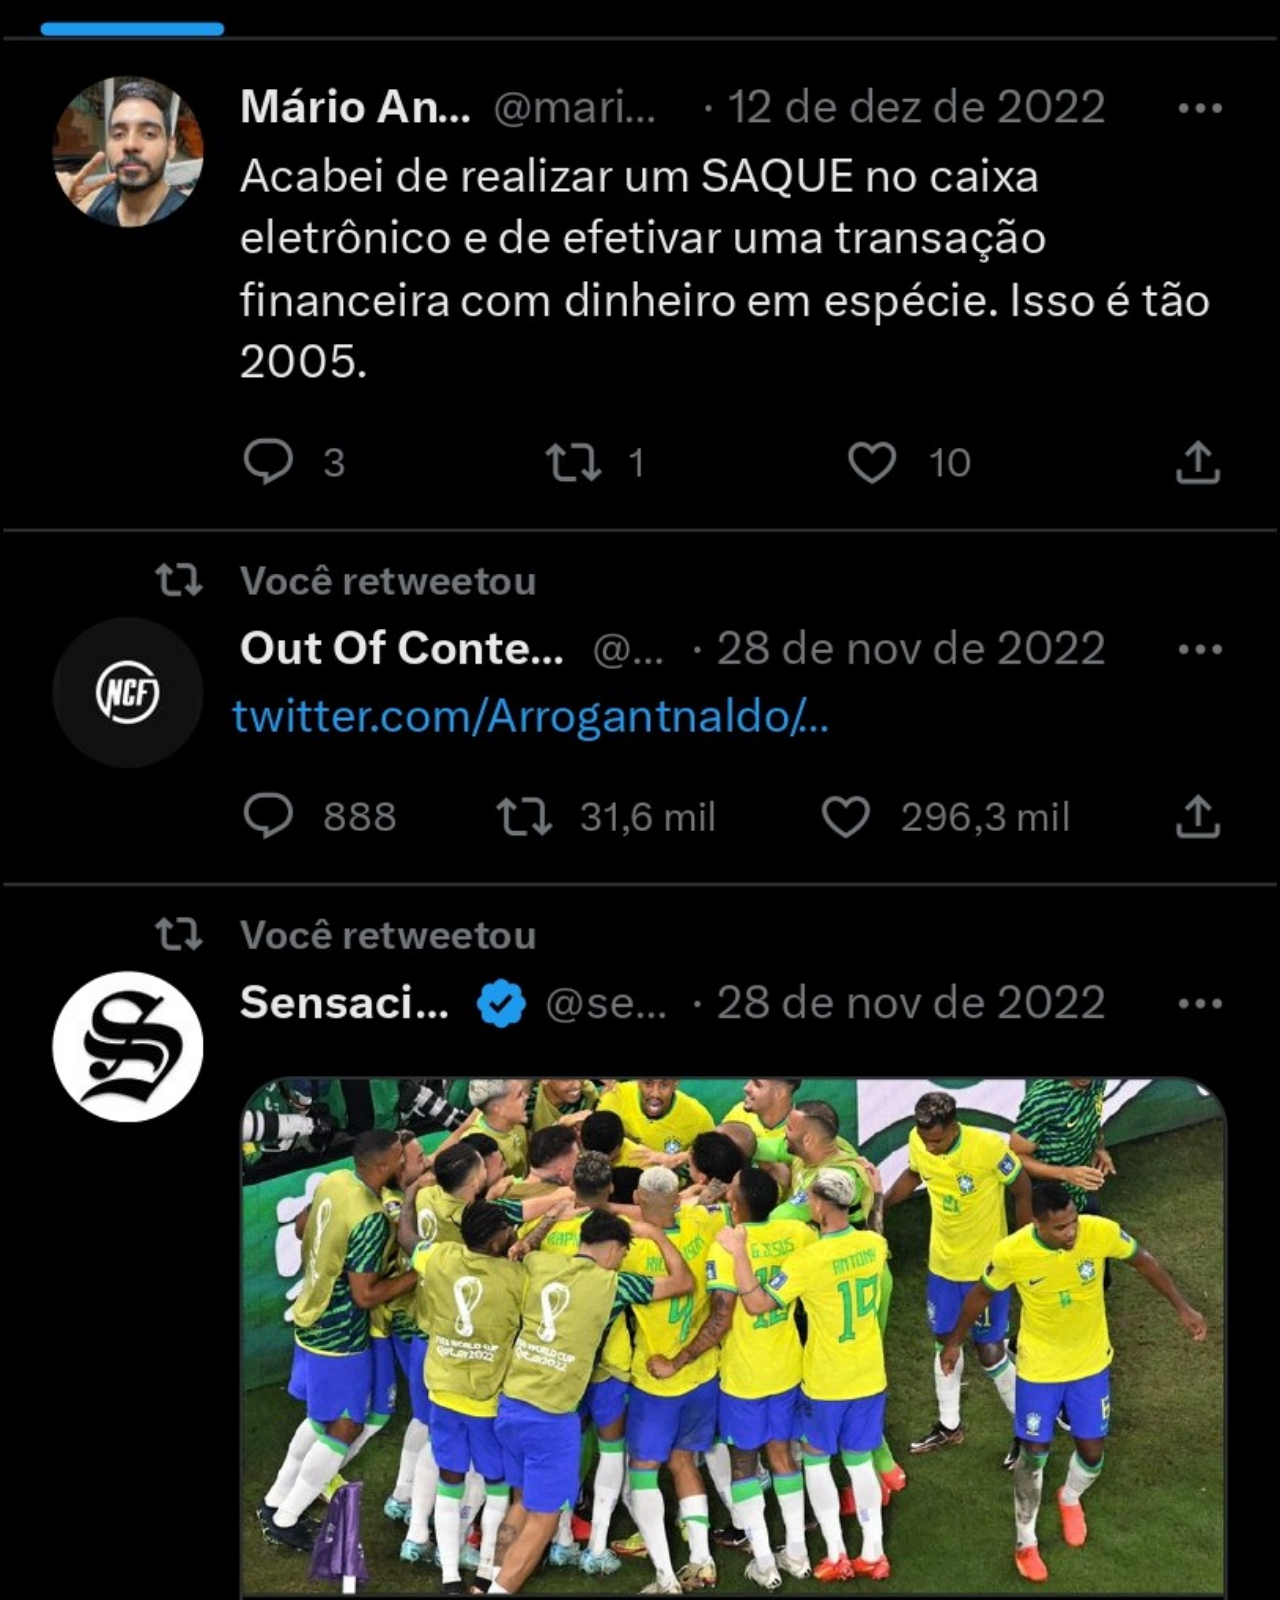
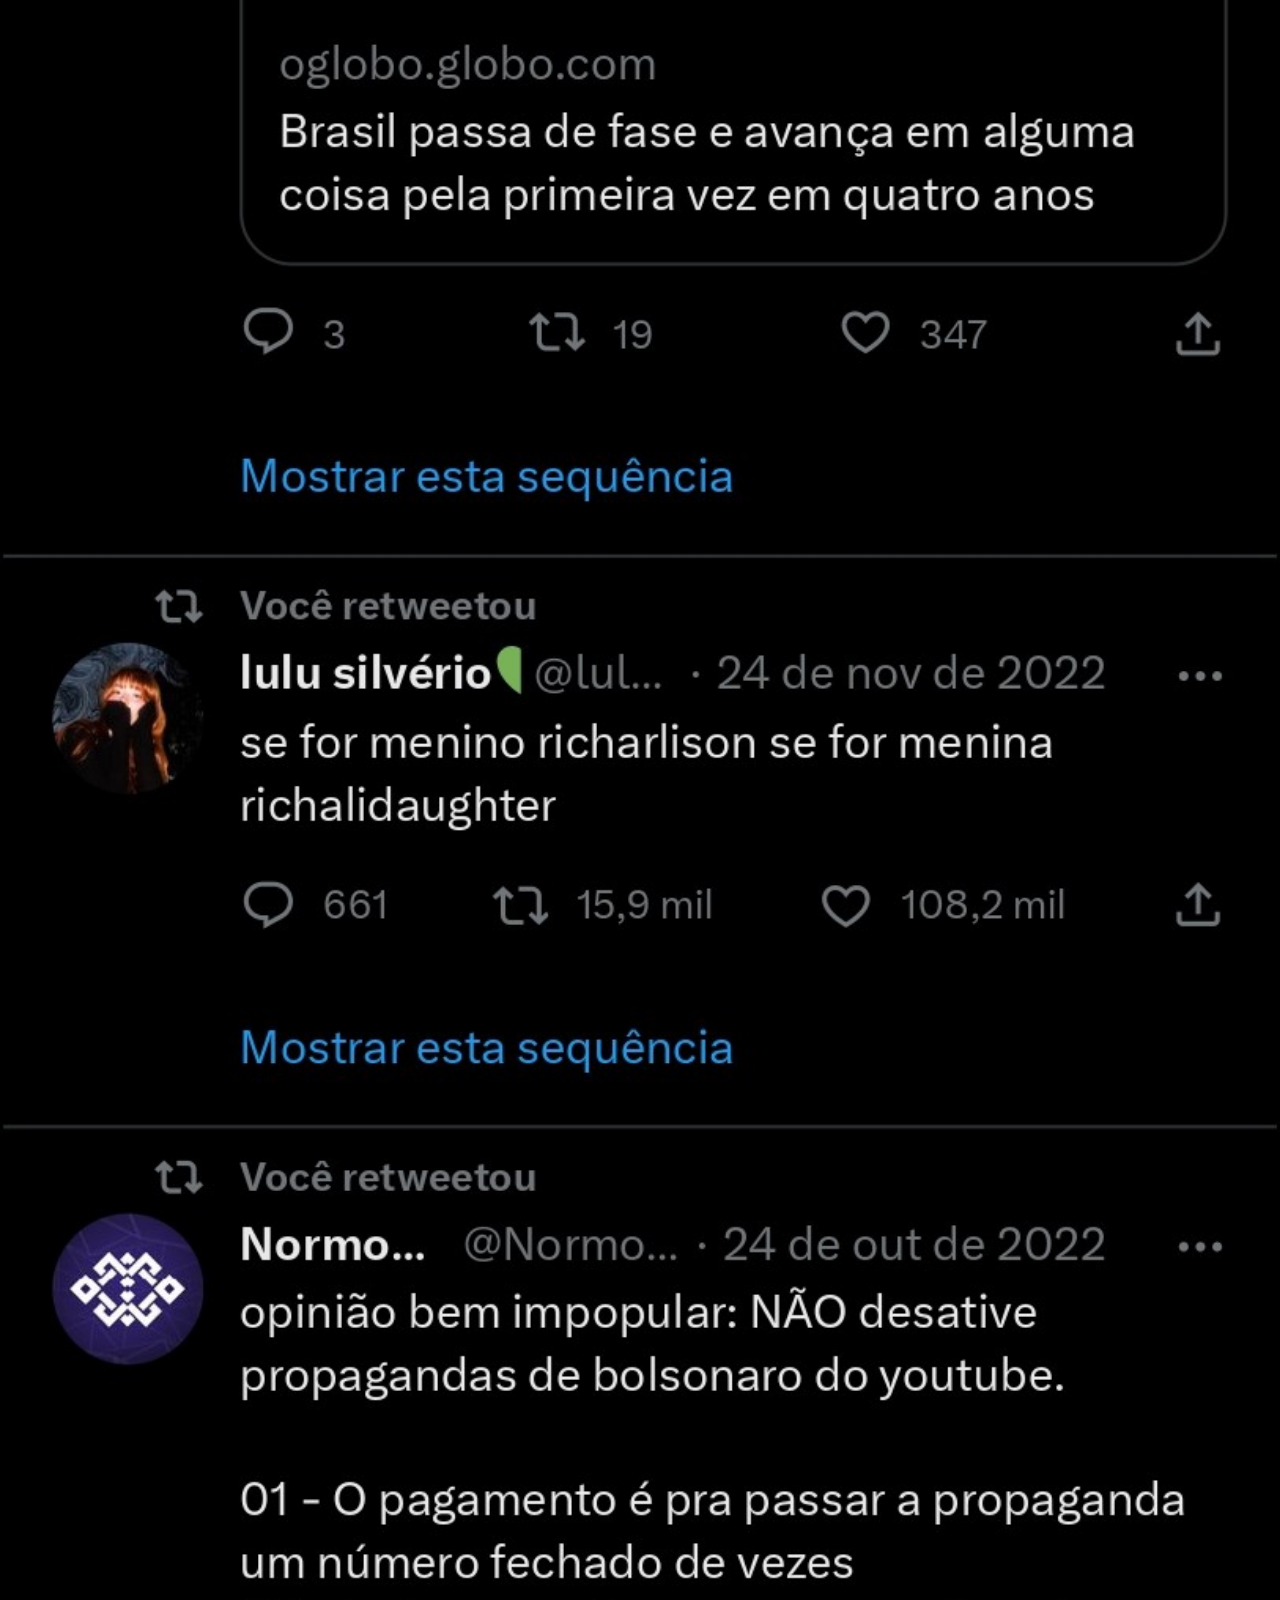
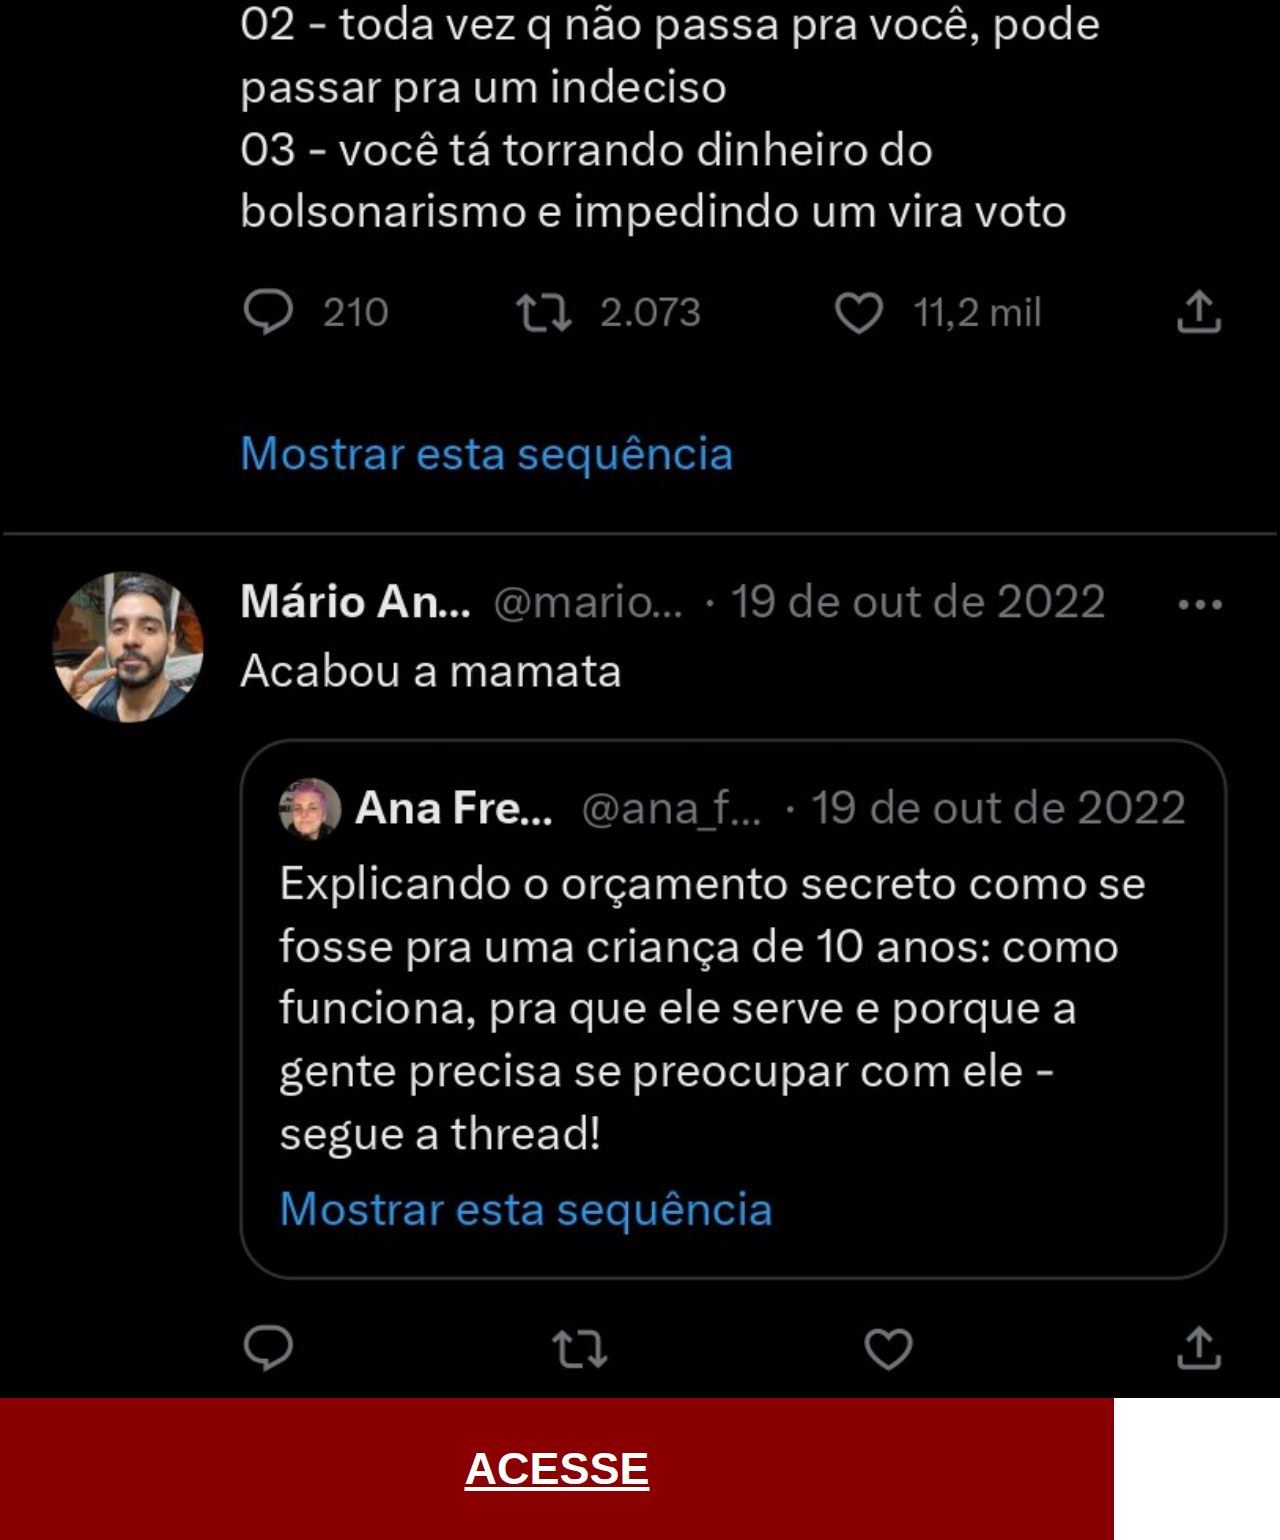
<file: tela-twitter.html>
<!DOCTYPE html>
<html lang="pt-br">
<head>
    <meta charset="UTF-8">
    <meta http-equiv="X-UA-Compatible" content="IE=edge">
    <meta name="viewport" content="width=device-width, initial-scale=1.0">
    <title>Twitter</title>
    <style>
        * {
            margin: 0;
            padding: 0;
            border: 0;
        }

        body {
            overflow-x: hidden;
        }

        h1 {
            background-color: rgb(138, 0, 0);
            text-align: center;
            color: white;
            font-family: Arial, Helvetica, sans-serif;
            font-size: 5vh;
            padding: 5vh;
            width: 80vw;
            margin-top: -4px;
            position: absolute;
        
        }

        h1:hover {
            background-color: red;
        }

        a {
            color: white;
        }

        /* body {
            height: 265vh;
            background-image: url(imagens/tela-twitter.jpg);
            background-repeat: no-repeat;
            background-size: cover;
            background-attachment: scroll;
        } */

        ::-webkit-scrollbar {
            display: none;
        }
        img {
            width: 100vw;
        }

    </style>
</head>
<body>
    <img src="imagens/tela-twitter.jpg" alt="Twitter">
    <h1><a href="https://twitter.com/marioander" target="_blank" rel="external">ACESSE</a></h1> 
</body>
</html>
</file>
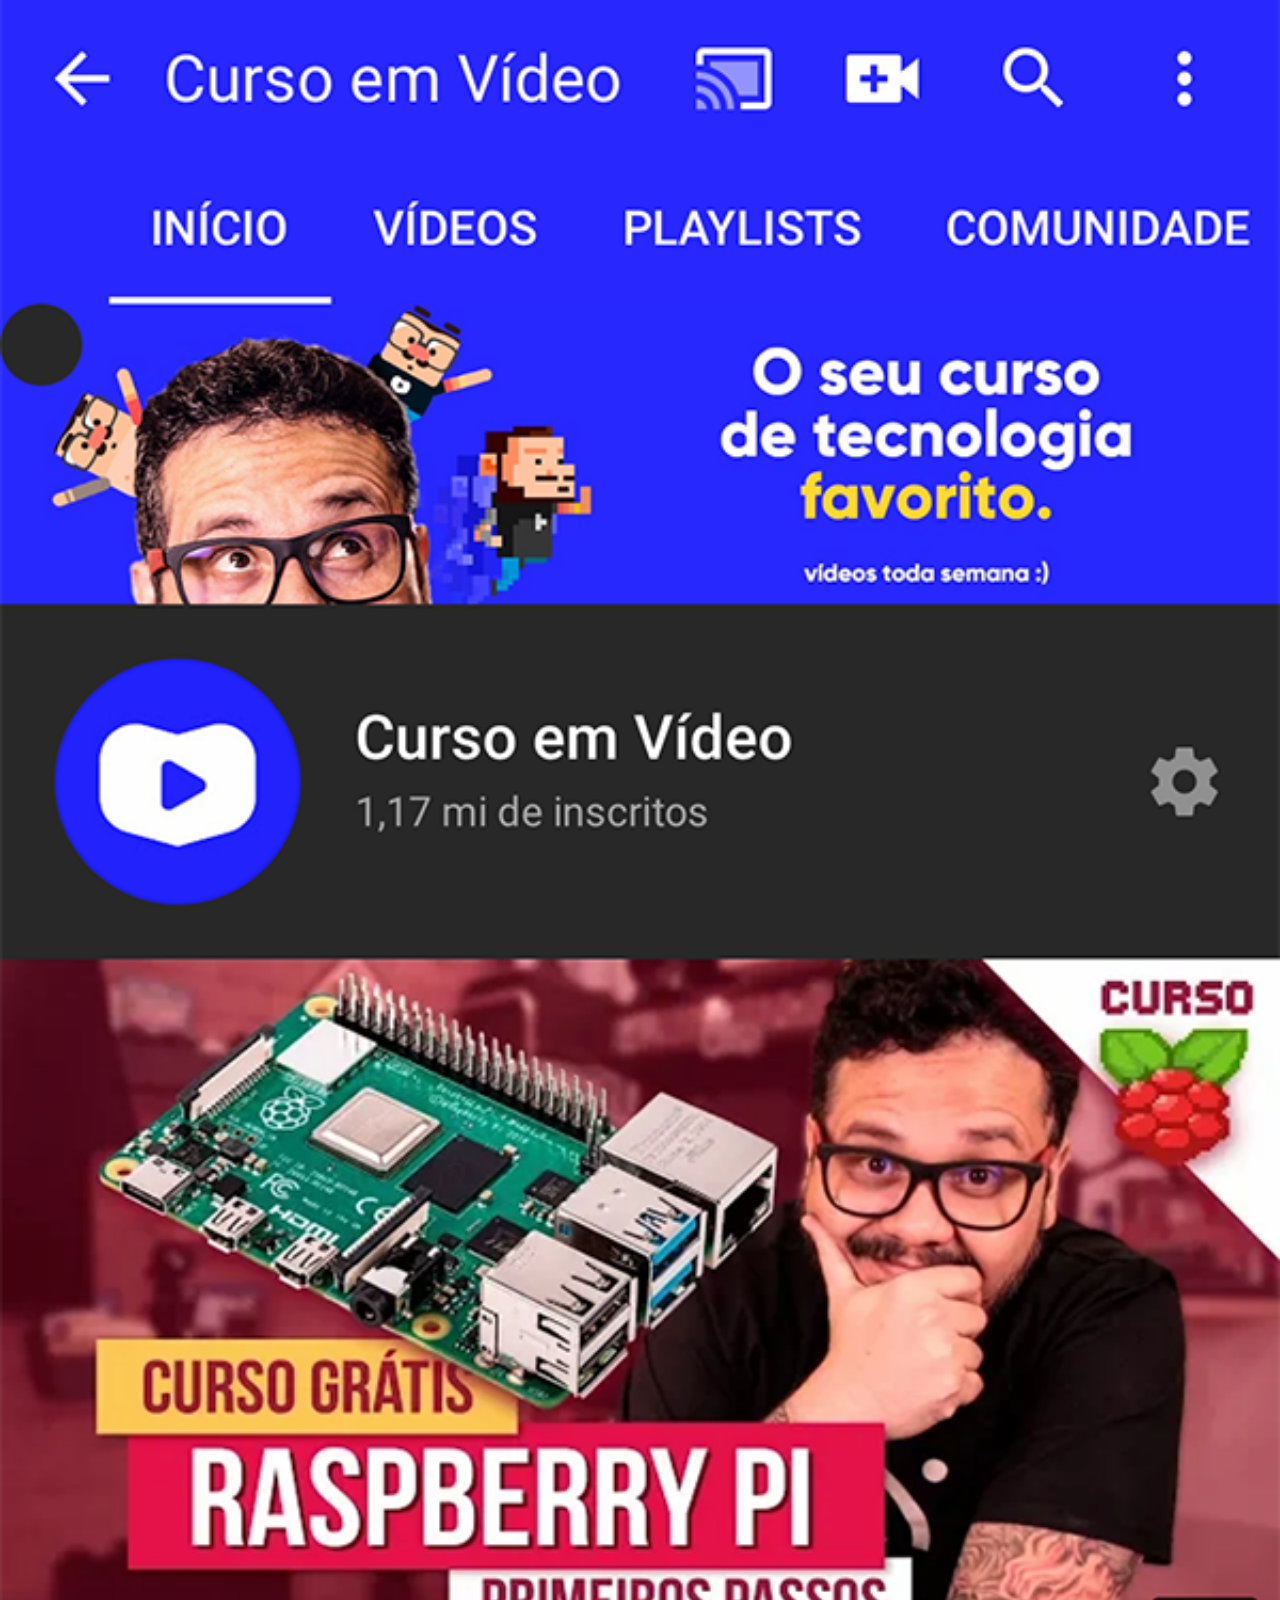
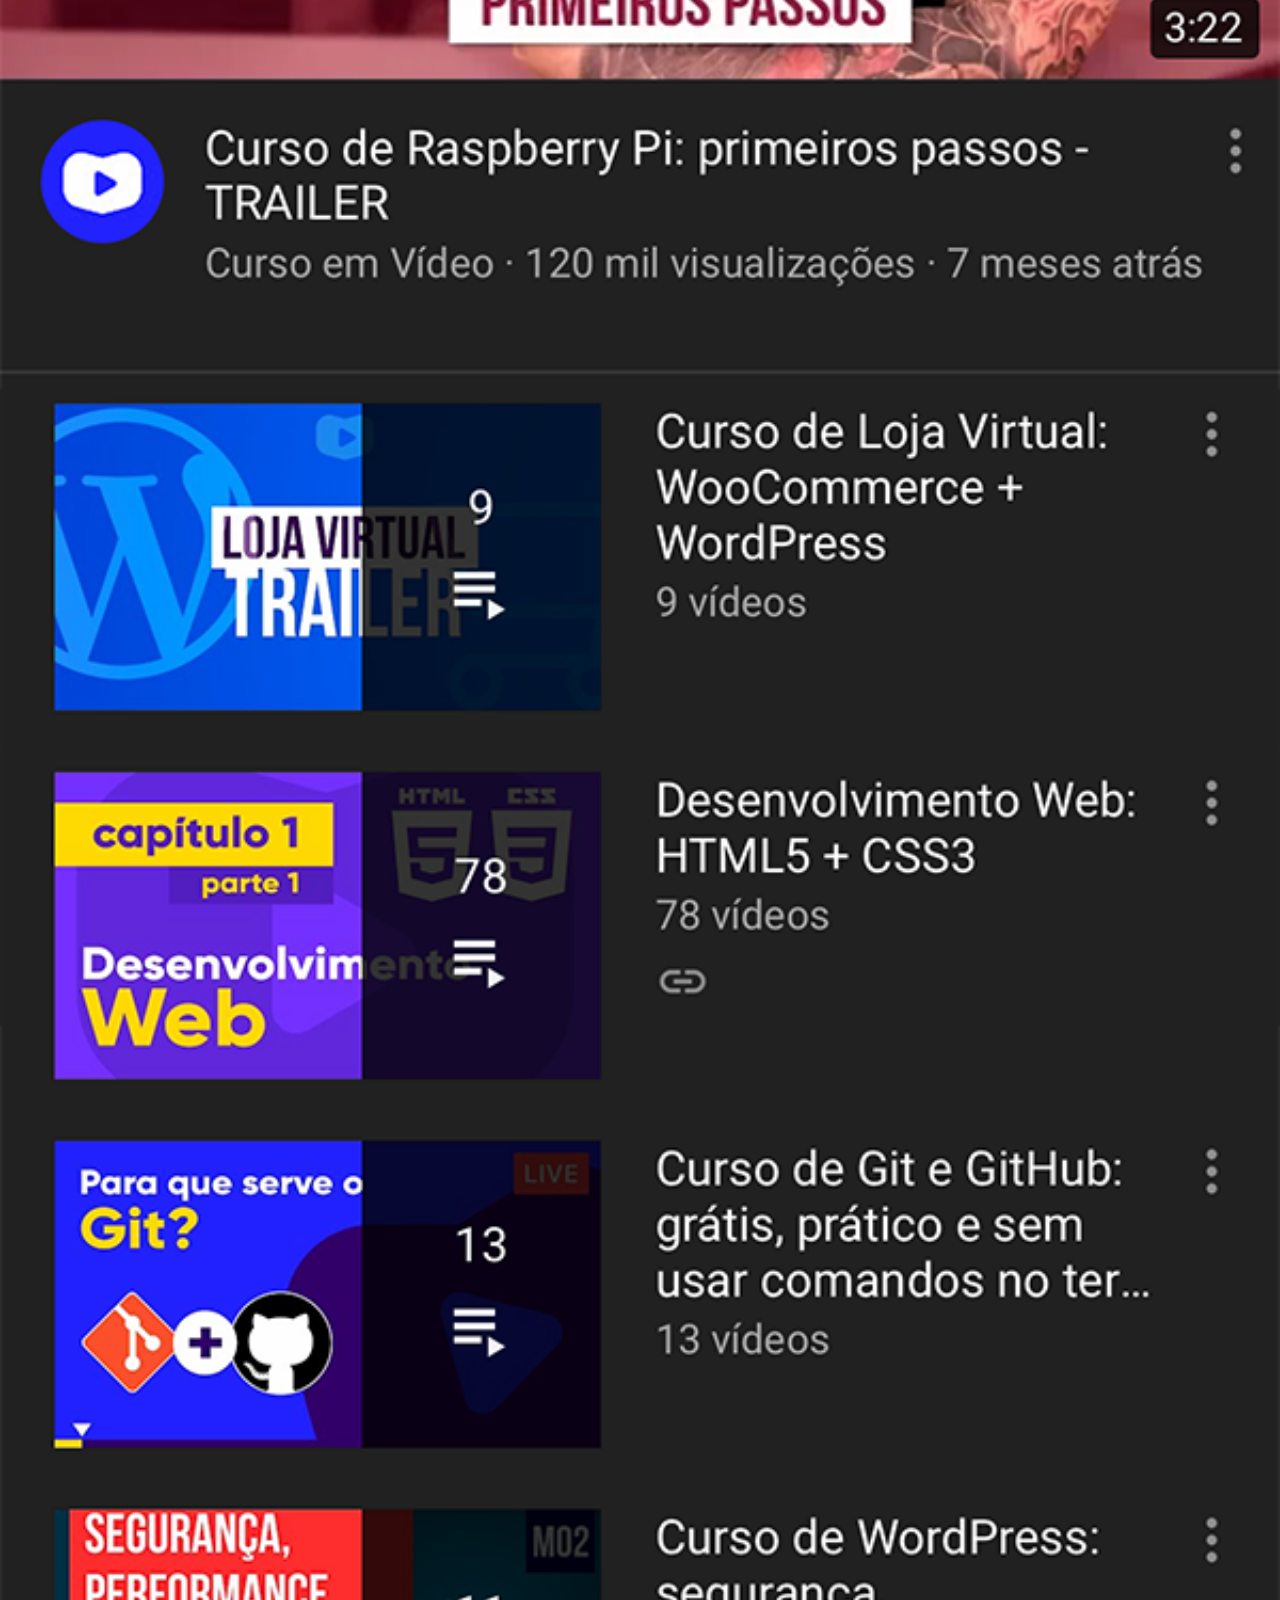
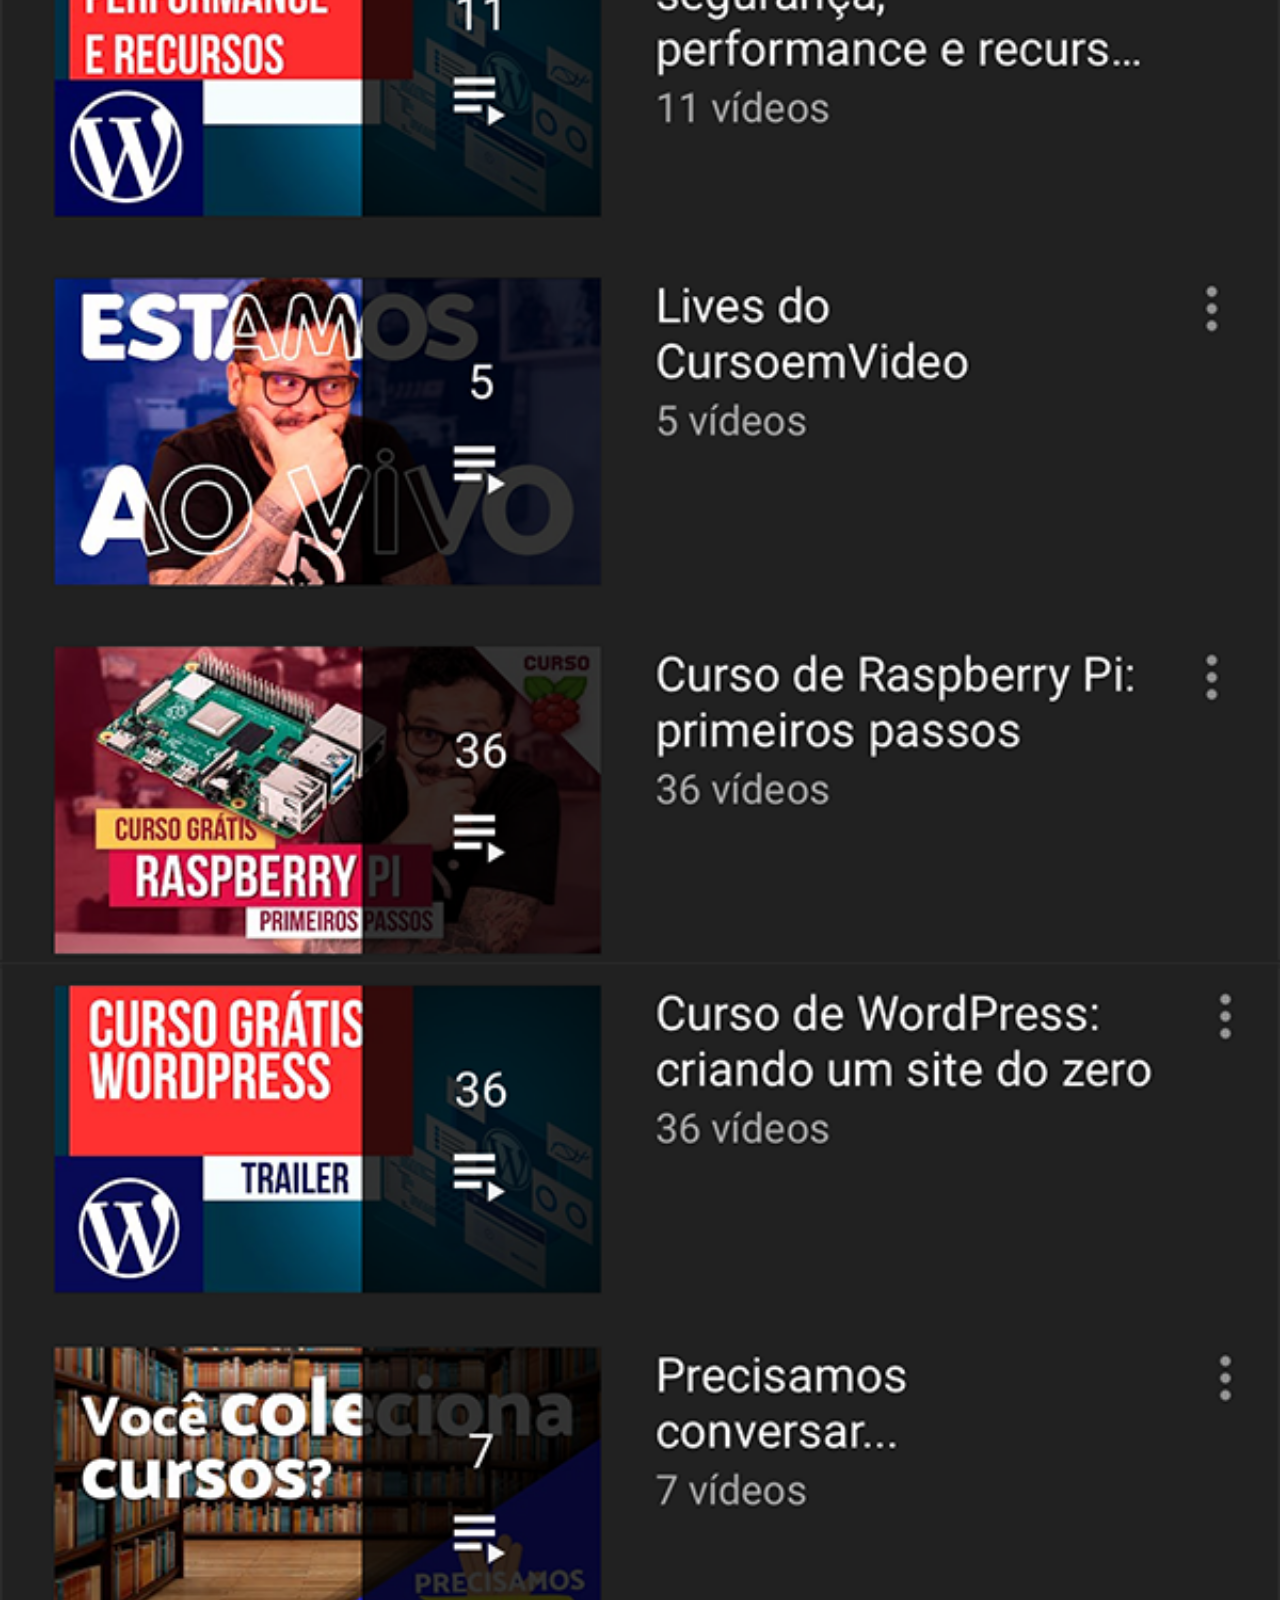
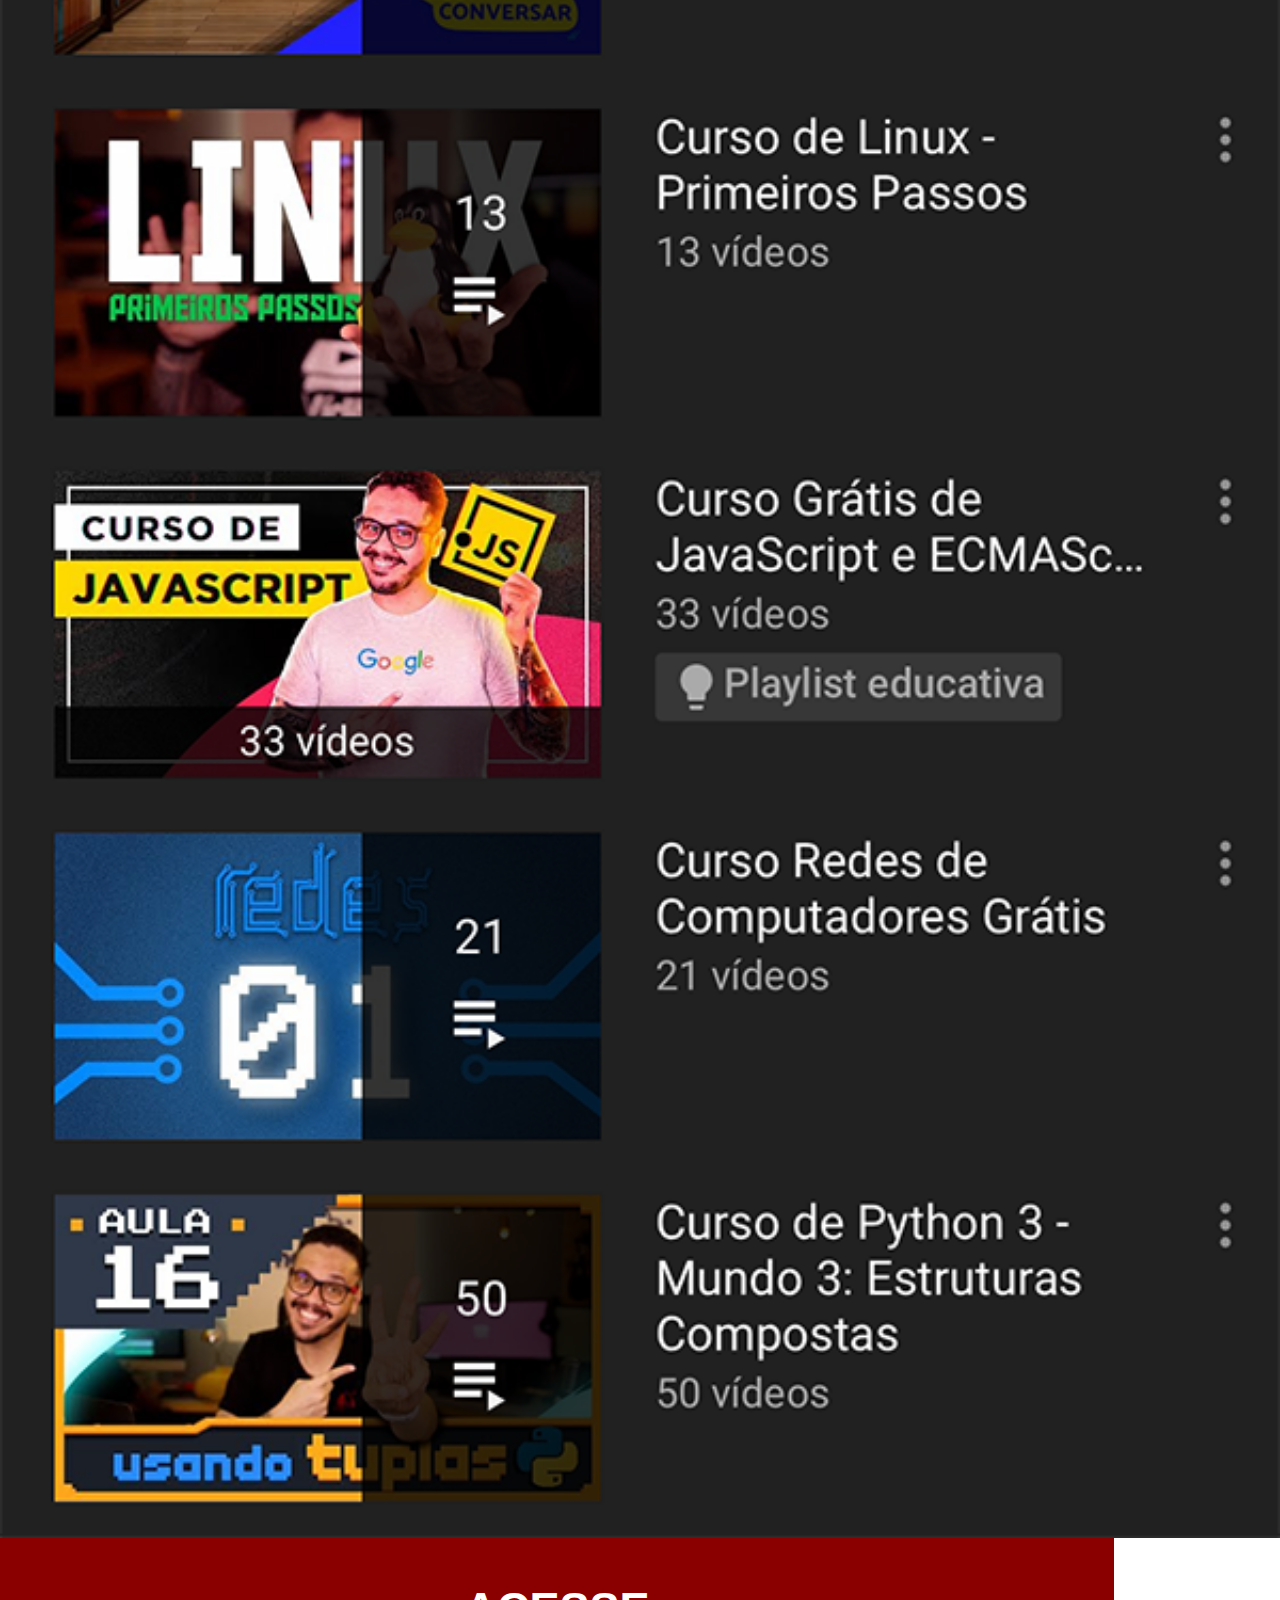
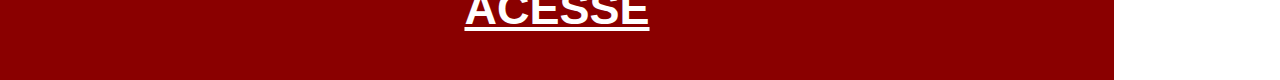
<file: tela-youtube.html>
<!DOCTYPE html>
<html lang="pt-br">
<head>
    <meta charset="UTF-8">
    <meta http-equiv="X-UA-Compatible" content="IE=edge">
    <meta name="viewport" content="width=device-width, initial-scale=1.0">
    <title>YouTube</title>
    <style>
        * {
            margin: 0;
            padding: 0;
            border: 0;
        }

        body {
            overflow-x: hidden;
        }

        img {
            width: 100vw;
        }

        /* body {
            height: 265vh;
            background-image: url(imagens/tela-youtube.png);
            background-repeat: no-repeat;
            background-size: auto;
        } */

        ::-webkit-scrollbar {
        display: none;
        }

        h1 {
            background-color: rgb(138, 0, 0);
            text-align: center;
            color: white;
            font-family: Arial, Helvetica, sans-serif;
            font-size: 5vh;
            padding: 5vh;
            width: 80vw;
            margin-top: -4px;
            position: absolute;
        
        }

        h1:hover {
            background-color: red;
        }

        a {
            color: white;
        }

    </style>
</head>
<body>
    <img src="imagens/tela-youtube.png" alt="YouTube">
    <h1><a href="https://www.youtube.com/@cursoemvideo/playlists" target="_blank" rel="external">ACESSE</a></h1>   
</body>
</html>
</file>
